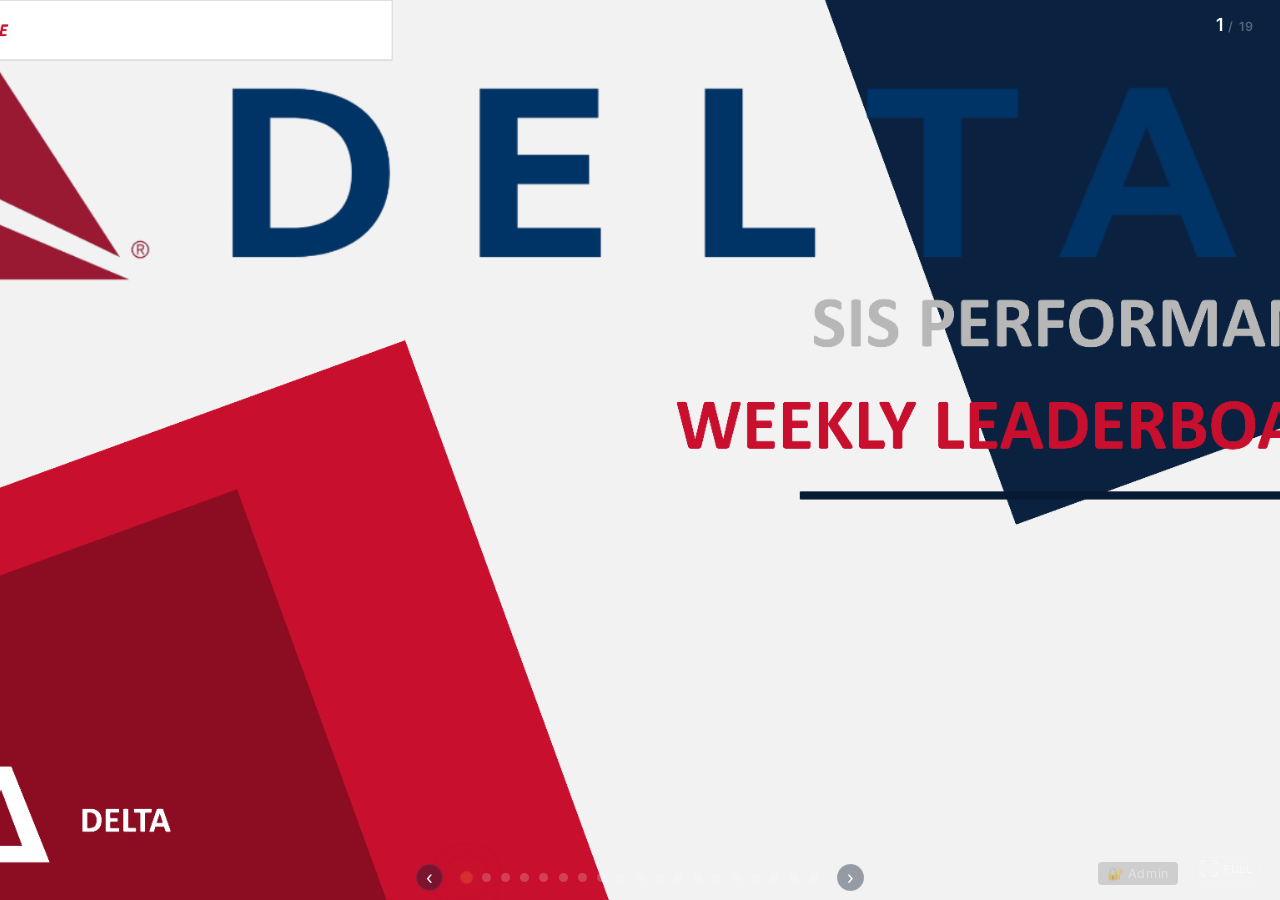
<file: index.html>
<!DOCTYPE html>
<html lang="en">
<head>
  <meta charset="UTF-8" />
  <meta name="viewport" content="width=device-width, initial-scale=1.0" />
  <title>Δ SIS Performance · Delta</title>
  <link href="https://fonts.googleapis.com/css2?family=Inter:wght@300;400;500;600;700;800;900&display=swap" rel="stylesheet" />
  <style>
    /* ===== ORIGINAL CSS – UNCHANGED ===== */
    * { margin: 0; padding: 0; box-sizing: border-box; font-family: 'Inter', 'Segoe UI', Roboto, system-ui, sans-serif; }
    html, body { width: 100%; height: 100%; background: #0b1a33; overflow: hidden; }
    body { display: flex; justify-content: center; align-items: center; padding: 0; }
    .slide-deck { width: 100vw; height: 100vh; background: #0b1a33; overflow: hidden; position: relative; border-radius: 0; }
    .slides-wrapper { position: relative; width: 100%; height: 100%; overflow: hidden; }
    .fullscreen-btn { position: absolute; bottom: 2vh; right: 1.5vw; z-index: 100; background: rgba(255,255,255,0.06); border: 1px solid rgba(255,255,255,0.1); color: rgba(255,255,255,0.5); border-radius: 8px; padding: 0.5vh 0.8vw; font-size: 1.8vh; cursor: pointer; transition: all 0.3s ease; backdrop-filter: blur(8px); display: flex; align-items: center; gap: 0.4vw; font-weight: 500; letter-spacing: 0.05em; }
    .fullscreen-btn:hover { background: rgba(255,255,255,0.12); color: #fff; border-color: rgba(255,255,255,0.2); transform: scale(1.05); }
    .fullscreen-btn .icon { font-size: 2vh; line-height: 1; }
    #adminAccess { position: fixed; bottom: 2vh; right: 8vw; z-index: 100; }
    #adminAccess a { color: rgba(255,255,255,0.4); text-decoration: none; font-size: 1.4vh; font-weight: 400; letter-spacing: 0.05em; font-family: 'Inter', sans-serif; transition: all 0.3s ease; padding: 0.3vh 0.6vw; border-radius: 4px; background: rgba(0,0,0,0.15); backdrop-filter: blur(4px); border: 1px solid rgba(255,255,255,0.04); }
    #adminAccess a:hover { color: #fdb913; background: rgba(0,0,0,0.3); border-color: rgba(255,215,0,0.15); }
    .slide { position: absolute; top: 0; left: 0; width: 100%; height: 100%; opacity: 0; visibility: hidden; transition: opacity 0.8s ease, transform 0.8s ease, visibility 0.8s ease; display: flex; flex-direction: column; transform: scale(0.98); }
    .slide.active { opacity: 1; visibility: visible; position: relative; transform: scale(1); transition: opacity 0.8s ease, transform 0.8s ease, visibility 0.8s ease; }
    #slide0 { background: url('slide-title.webp.jpg') center/cover no-repeat, #0b1a33; }
    #slide1 { background: url('slide-data.webp.jpg') center/cover no-repeat, #0b1a33; }
    #slide2, #slide3 { background: linear-gradient(145deg, #f0f3f8 0%, #e8ecf4 100%); padding: 0; }

    /* ===== SANAS / AWS CONNECT SLIDES ===== */
    #slide4, #slide5, #slide6, #slide7, #slide8, #slide9, #slide10, #slide11, #slide12, #slide13, #slide14 {
      background: #0b1a33;
      padding: 0;
    }
    #slide4  { background: #0b1a33 url('sanas1.jpeg') center/contain no-repeat; }
    #slide5  { background: #0b1a33 url('sanas2.jpeg') center/contain no-repeat; }
    #slide6  { background: #0b1a33 url('sanas3.jpeg') center/contain no-repeat; }
    #slide7  { background: #0b1a33 url('sanas4.jpeg') center/contain no-repeat; }
    #slide8  { background: #0b1a33 url('sanas5.jpeg') center/contain no-repeat; }
    #slide9  { background: #0b1a33 url('sanas6.jpeg') center/contain no-repeat; }
    #slide10 { background: #0b1a33 url('sanas7.jpeg') center/contain no-repeat; }
    #slide11 { background: #0b1a33 url('sanas8.jpeg') center/contain no-repeat; }
    #slide12 { background: #0b1a33 url('sanas9.jpeg') center/contain no-repeat; }
    #slide13 { background: #0b1a33 url('sanas10.jpeg') center/contain no-repeat; }
    #slide14 { background: #0b1a33 url('pioneers.jpeg') center/contain no-repeat; }
    #slide15 { background: #0b1a33 url('sanas12.jpeg') center/contain no-repeat; }
    #slide16 { background: #0b1a33 url('sanas11.jpeg') center/contain no-repeat; }
    #slide17 { background: #0b1a33 url('sanas13.jpeg') center/contain no-repeat; }

    /* ===== YOUTUBE VIDEO SLIDE ===== */
    #slide18 {
      background: #000;
      padding: 0;
      position: relative;
      display: flex;
      align-items: center;
      justify-content: center;
    }
    .video-iframe {
      width: 100%;
      height: 100%;
      border: none;
    }

    .slide-header { background: #0b1a33; backdrop-filter: blur(16px) saturate(180%); -webkit-backdrop-filter: blur(16px) saturate(180%); padding: 0.3vh 2vw; display: flex; justify-content: space-between; align-items: center; flex-wrap: wrap; gap: 0.2vh 1vw; flex-shrink: 0; min-height: 10vh; border-bottom: 2px solid rgba(211,47,47,0.3); position: relative; overflow: hidden; box-shadow: 0 4px 30px rgba(0,0,0,0.3); border-radius: 0 0 12px 12px; margin: 0 0.5vw; }
    .slide-header::before { content: ''; position: absolute; top: 0; left: -150%; width: 300%; height: 100%; background: linear-gradient(90deg, transparent 0%, rgba(255,255,255,0.02) 20%, rgba(255,255,255,0.06) 40%, rgba(255,255,255,0.02) 60%, transparent 100%); animation: shimmerWhite 10s ease-in-out infinite; pointer-events: none; z-index: 0; }
    @keyframes shimmerWhite { 0% { left: -150%; } 100% { left: 150%; } }
    .slide-header::after { content: ''; position: absolute; bottom: -2px; left: 5%; width: 90%; height: 2px; background: linear-gradient(90deg, transparent, #d32f2f, transparent); animation: borderGlowRed 3s ease-in-out infinite; z-index: 1; }
    .slide-header .border-line { position: absolute; bottom: -5px; left: 15%; width: 70%; height: 1px; background: rgba(211,47,47,0.15); z-index: 1; }
    @keyframes borderGlowRed { 0%, 100% { opacity: 0.3; } 50% { opacity: 1; } }
    .slide-header .logo-area { display: flex; align-items: center; gap: 1vw; position: relative; z-index: 2; }
    .slide-header .logo-area img { height: 8vh; width: auto; filter: drop-shadow(0 0 15px rgba(211,47,47,0.3)); animation: logoGlowRed 3s ease-in-out infinite; }
    @keyframes logoGlowRed { 0%, 100% { filter: drop-shadow(0 0 15px rgba(211,47,47,0.3)); } 50% { filter: drop-shadow(0 0 30px rgba(211,47,47,0.5)); } }
    .slide-header .logo-area h1 { font-weight: 300; font-size: 2.6vh; letter-spacing: 0.1em; color: #fff; text-shadow: 0 0 20px rgba(211,47,47,0.1); }
    .slide-header .logo-area h1 span { font-weight: 800; color: #d32f2f; }
    .behavior-tags { display: flex; flex-wrap: wrap; align-items: center; gap: 0.2vh 0.5vw; position: relative; z-index: 2; }
    .behavior-tags .tag { color: #fff; font-size: 1.2vh; font-weight: 600; letter-spacing: 0.05em; text-transform: uppercase; padding: 0.3vh 0.8vw; border-radius: 30px; background: rgba(255,255,255,0.06); border: 1px solid rgba(255,255,255,0.08); transition: all 0.4s cubic-bezier(0.25,0.46,0.45,0.94); opacity: 0; transform: translateY(15px); white-space: nowrap; }
    .behavior-tags .tag.visible { opacity: 1; transform: translateY(0); }
    .behavior-tags .tag:hover { transform: translateY(-2px); background: rgba(211,47,47,0.15); border-color: rgba(211,47,47,0.2); }
    .behavior-tags .divider { color: rgba(255,255,255,0.15); font-weight: 300; font-size: 1.2vh; }
    .behavior-tags .tag.red { color: #fff; background: linear-gradient(135deg, #d32f2f, #b71c1c); border-color: rgba(211,47,47,0.4); box-shadow: 0 0 15px rgba(211,47,47,0.2); font-weight: 700; animation: redPulse 2.5s ease-in-out infinite; }
    .behavior-tags .tag.red:hover { box-shadow: 0 0 30px rgba(211,47,47,0.35); transform: translateY(-2px) scale(1.02); }
    @keyframes redPulse { 0%, 100% { box-shadow: 0 0 15px rgba(211,47,47,0.2); } 50% { box-shadow: 0 0 30px rgba(211,47,47,0.35); } }
    .behavior-tags .tag.coach { color: #fff; background: linear-gradient(135deg, #2a4a7f, #1a3050); border-color: rgba(42,74,127,0.4); box-shadow: 0 0 15px rgba(42,74,127,0.15); }
    .behavior-tags .tag.coach:hover { box-shadow: 0 0 30px rgba(42,74,127,0.25); transform: translateY(-2px) scale(1.02); }
    .slide-counter { position: absolute; top: 1.5vh; right: 2vw; color: rgba(255,255,255,0.3); font-size: 1.4vh; font-weight: 600; letter-spacing: 0.1em; z-index: 5; }
    .slide-counter .current { color: #fff; font-size: 2vh; }
    .table-wrap { flex: 1; overflow: hidden; padding: 0.3vh 1.5vw 0.2vh 1.5vw; background: transparent; display: flex; flex-direction: column; min-height: 0; justify-content: center; height: 100%; position: relative; }
    .table-wrap::before { content: ''; position: absolute; top: 0; left: 0; right: 0; bottom: 0; background: rgba(255,255,255,0.03); backdrop-filter: blur(2px); border-radius: 16px; pointer-events: none; z-index: 0; }
    .slide-title { font-size: 3.5vh; font-weight: 800; color: #0b1a33; text-align: center; padding-bottom: 0.3vh; flex-shrink: 0; letter-spacing: -0.02em; position: relative; z-index: 1; }
    .slide-title::after { content: ''; display: block; width: 60px; height: 3px; background: linear-gradient(90deg, #d32f2f, #d32f2f); margin: 0.15vh auto 0; border-radius: 10px; }
    .slide-title .week-date { font-weight: 800; font-size: 2.4vh; color: #0b1a33; display: inline-block; margin-top: 0.1vh; letter-spacing: 0.05em; background: rgba(255,255,255,0.2); padding: 0.1vh 2vw; border-radius: 30px; margin-left: auto; margin-right: auto; backdrop-filter: blur(4px); }
    .scroll-wrapper { flex: 1; overflow: hidden; position: relative; mask-image: linear-gradient(to bottom, transparent 0%, black 8%, black 92%, transparent 100%); -webkit-mask-image: linear-gradient(to bottom, transparent 0%, black 8%, black 92%, transparent 100%); z-index: 1; }
    .scroll-inner { transition: none; will-change: transform; }
    .table-grid { display: grid; grid-template-columns: 1fr 1fr; gap: 0.8vw 1.5vw; flex: 1; min-height: 0; height: 100%; }
    .table-grid .scroll-wrapper { flex: 1; overflow: hidden; position: relative; mask-image: linear-gradient(to bottom, transparent 0%, black 8%, black 92%, transparent 100%); -webkit-mask-image: linear-gradient(to bottom, transparent 0%, black 8%, black 92%, transparent 100%); }
    .table-grid .scroll-inner { animation: none; }
    .table-wrap th { background: linear-gradient(135deg, #0b1a33 0%, #1a3050 100%); color: #fff; font-weight: 700; padding: 1vh 1vw; text-align: center; border-bottom: 3px solid #d32f2f; font-size: 2vh; text-transform: uppercase; letter-spacing: 0.08em; position: sticky; top: 0; z-index: 10; }
    .table-wrap td { padding: 1.2vh 1vw; border-bottom: 1px solid rgba(237,240,246,0.6); vertical-align: middle; color: #0b1a33; text-align: center; font-size: 2.6vh; font-weight: 500; transition: all 0.3s ease; }
    .table-wrap tr:last-child td { border-bottom: none; }
    .table-wrap .rank-col { width: 10%; color: #6b7f96; font-weight: 600; font-size: 2.4vh; }
    .table-wrap .name-col { font-weight: 500; text-align: left; font-size: 2.4vh; }
    #slide2 .table-grid .score-col { width: 45% !important; min-width: 45% !important; max-width: 45% !important; text-align: right; justify-content: flex-end; white-space: nowrap; overflow: visible !important; }
    #slide3 .table-grid .score-col { width: 55% !important; min-width: 55% !important; max-width: 55% !important; text-align: right !important; justify-content: flex-end !important; white-space: nowrap; padding-right: 0.3vw; overflow: visible !important; }
    .trend-arrow { display: inline-block; font-size: 2vh; font-weight: 300; visibility: hidden; transform: translateX(10px); transition: all 0.4s ease; margin-left: 0.2vw; pointer-events: none; }
    .trend-arrow.visible { visibility: visible; transform: translateX(0); }
    .trend-arrow.up { color: #2ecc71; }
    .trend-arrow.down { color: #d32f2f; }
    .trend-arrow.neutral { visibility: hidden; transform: translateX(0); }
    .table-wrap tr.top1 td { background: linear-gradient(90deg, rgba(27,138,78,0.12), rgba(211,47,47,0.06)); position: relative; border-left: 4px solid #1b8a4e; }
    .table-wrap tr.top1 .rank-col { color: #1b8a4e; font-weight: 900; font-size: 2.8vh; }
    .table-wrap tr.top1 .score-col { color: #1b8a4e; font-size: 3vh; font-weight: 800; }
    .table-wrap tr.top1 td::before { content: ''; position: absolute; top: -2px; left: -2px; right: -2px; bottom: -2px; background: radial-gradient(ellipse at center, rgba(27,138,78,0.2), transparent 70%); z-index: -1; border-radius: 4px; animation: pulseGlowGreen 2.5s ease-in-out infinite; pointer-events: none; }
    @keyframes pulseGlowGreen { 0%, 100% { opacity: 0.4; transform: scale(1); } 50% { opacity: 1; transform: scale(1.02); } }
    .table-wrap tr.amber td { background: linear-gradient(90deg, rgba(230,126,34,0.12), rgba(211,47,47,0.06)); position: relative; border-left: 4px solid #e67e22; }
    .table-wrap tr.amber .rank-col { color: #e67e22; font-weight: 900; font-size: 2.8vh; }
    .table-wrap tr.amber .score-col { color: #e67e22; font-size: 3vh; font-weight: 800; }
    .table-wrap tr.amber td::before { content: ''; position: absolute; top: -2px; left: -2px; right: -2px; bottom: -2px; background: radial-gradient(ellipse at center, rgba(230,126,34,0.2), transparent 70%); z-index: -1; border-radius: 4px; animation: pulseAmber 2.5s ease-in-out infinite; pointer-events: none; }
    @keyframes pulseAmber { 0%, 100% { opacity: 0.4; transform: scale(1); } 50% { opacity: 1; transform: scale(1.02); } }
    .table-wrap .empty-state { padding: 2vh; text-align: center; color: #8a9bb0; background: rgba(255,255,255,0.8); border-radius: 12px; width: 100%; font-size: 2vh; }
    .slide-footer { flex-shrink: 0; min-height: 14vh; background: transparent; border-top: 1px solid rgba(224,229,236,0.15); display: flex; align-items: center; justify-content: center; padding: 0.5vh 2vw 0.3vh; position: relative; overflow: hidden; width: 100%; }
    .footer-animation { width: 100%; height: 100%; display: flex; align-items: center; justify-content: center; position: relative; overflow: hidden; }
    .spray-fill { position: absolute; left: 0; top: 0; width: 0%; height: 100%; background: linear-gradient(90deg, #d32f2f 0%, #0b1a33 50%, #d32f2f 100%); filter: blur(12px) brightness(1.2); opacity: 0.8; animation: sprayWidth 8s ease-in-out infinite; z-index: 1; border-radius: 4px; }
    @keyframes sprayWidth { 0% { width: 0%; opacity: 0; } 10% { opacity: 0.8; } 100% { width: 100%; opacity: 0.8; } }
    .spray-text { font-size: 8vh; font-weight: 900; letter-spacing: 1.2vw; color: #0b1a33; background: linear-gradient(90deg, #d32f2f 0%, #0b1a33 50%, #d32f2f 100%); background-size: 100% 100%; -webkit-background-clip: text; background-clip: text; -webkit-text-fill-color: transparent; font-family: 'Inter', sans-serif; position: relative; z-index: 3; white-space: nowrap; clip-path: inset(0 100% 0 0); animation: textReveal 8s ease-in-out infinite; text-shadow: none; filter: drop-shadow(0 0 20px rgba(211,47,47,0.1)); }
    @keyframes textReveal { 0% { clip-path: inset(0 100% 0 0); } 100% { clip-path: inset(0 0% 0 0); } }
    .plane { position: absolute; top: 50%; transform: translateY(-50%); left: -80px; width: 70px; height: 50px; z-index: 5; animation: flyPlane 8s ease-in-out infinite; filter: drop-shadow(0 0 15px rgba(211,47,47,0.6)); }
    @keyframes flyPlane { 0% { left: -80px; } 50% { left: calc(100% - 40px); } 100% { left: calc(100% + 20px); } }
    .progress-container { position: absolute; bottom: 0; left: 0; right: 0; height: 3px; background: rgba(255,255,255,0.1); z-index: 30; overflow: hidden; }
    .progress-bar { height: 100%; width: 0%; background: #d32f2f; animation: progressPulse 1.5s ease-in-out infinite; border-radius: 0 4px 4px 0; transition: width 0.1s linear; }
    @keyframes progressPulse { 0%, 100% { opacity: 0.6; } 50% { opacity: 1; } }
    .nav-controls { position: absolute; bottom: 1%; left: 0; right: 0; display: flex; justify-content: center; align-items: center; gap: 1.5vw; z-index: 20; pointer-events: none; }
    .nav-controls button, .nav-controls .dot { pointer-events: auto; }
    .arrow { background: rgba(11,26,51,0.4); color: #fff; border: 1px solid rgba(255,255,255,0.08); border-radius: 50%; width: 3vh; height: 3vh; font-size: 2vh; cursor: pointer; transition: all 0.3s ease; backdrop-filter: blur(8px); display: flex; align-items: center; justify-content: center; }
    .arrow:hover { background: #d32f2f; border-color: #d32f2f; transform: scale(1.1); box-shadow: 0 0 30px rgba(211,47,47,0.4); }
    .dots { display: flex; gap: 0.8vw; }
    .dot { width: 1vh; height: 1vh; border-radius: 50%; background: rgba(255,255,255,0.2); border: none; cursor: pointer; transition: all 0.3s ease; padding: 0; }
    .dot.active { background: #d32f2f; transform: scale(1.4); box-shadow: 0 0 20px rgba(211,47,47,0.5); }
    @media (max-aspect-ratio: 16/9) {
      .slide-header .logo-area h1 { font-size: 2vh; }
      .slide-header .logo-area img { height: 6vh; }
      .behavior-tags .tag { font-size: 1vh; }
      .slide-title { font-size: 2.8vh; }
      .slide-title .week-date { font-size: 2vh; }
      .table-wrap td { font-size: 2.2vh; }
      .table-wrap th { font-size: 1.6vh; }
      .fullscreen-btn { font-size: 1.2vh; padding: 0.3vh 0.6vw; }
      .spray-text { font-size: 6vh; letter-spacing: 1vw; }
      .plane { width: 55px; height: 40px; }
      .slide-footer { min-height: 12vh; }
      .trend-arrow { font-size: 1.6vh; }
    }
    @media (max-aspect-ratio: 4/3) {
      .table-grid { grid-template-columns: 1fr; gap: 0.5vh; }
      .spray-text { font-size: 5vh; letter-spacing: 1.5vw; }
      .plane { width: 45px; height: 32px; }
    }
    @media (max-width: 768px) {
      .slide-counter { display: none; }
      .behavior-tags .divider { display: none; }
      .behavior-tags .tag { font-size: 0.7vh; padding: 0.2vh 0.4vw; }
      .slide-header .logo-area h1 { font-size: 1.4vh; }
      .slide-header .logo-area img { height: 4vh; }
      .slide-title .week-date { font-size: 1.6vh; }
      .table-wrap td { font-size: 1.4vh; }
      .table-wrap th { font-size: 1.2vh; }
      .nav-controls { bottom: 0.5%; }
      .arrow { width: 2vh; height: 2vh; font-size: 1.2vh; }
      .dot { width: 0.6vh; height: 0.6vh; }
      .fullscreen-btn { bottom: 1.5vh; right: 1vw; font-size: 1.2vh; padding: 0.3vh 0.5vw; }
      #adminAccess { right: 10vw; bottom: 1.5vh; }
      #adminAccess a { font-size: 1.2vh; padding: 0.2vh 0.5vw; }
      .spray-text { font-size: 4vh; letter-spacing: 2vw; }
      .plane { width: 30px; height: 22px; left: -40px; }
      .slide-footer { min-height: 8vh; }
      .trend-arrow { font-size: 1.2vh; }
    }
  </style>
</head>
<body>

  <div class="slide-deck">
    <div class="slides-wrapper" id="slidesWrapper">
      <button class="fullscreen-btn" id="fullscreenBtn"><span class="icon">⛶</span> FULL</button>

      <div class="slide active" id="slide0" data-index="0" data-slide="1">
        <div class="slide-counter"><span class="current">1</span> / 19</div>
      </div>

      <div class="slide" id="slide1" data-index="1" data-slide="2">
        <div class="slide-counter"><span class="current">2</span> / 19</div>
      </div>

      <div class="slide" id="slide2" data-index="2" data-slide="3">
        <div class="slide-counter"><span class="current">3</span> / 19</div>
        <div class="slide-header">
          <div class="logo-area"><img src="delta-logo-ribbon.png?v=36" alt="Delta" /><h1><span>DELTA</span> · SIS</h1></div>
          <div class="behavior-tags" id="tags1">
            <span class="tag" data-delay="0">GREET ME</span><span class="divider">•</span>
            <span class="tag" data-delay="100">RECOGNIZE ME</span><span class="divider">•</span>
            <span class="tag" data-delay="200">BE KIND TO ME</span><span class="divider">•</span>
            <span class="tag" data-delay="300">INFORM ME</span><span class="divider">•</span>
            <span class="tag red" data-delay="400">CONSISTENTLY EXECUTED</span><span class="divider">•</span>
            <span class="tag coach" data-delay="500">LEADERS AS COACHES</span>
          </div>
          <div class="border-line"></div>
        </div>
        <div class="table-wrap">
          <div class="slide-title">Top Performing Agents – SIS <span class="week-date" id="agentsWeek">Week of Jul 20 – Jul 26, 2026</span></div>
          <div class="table-grid" id="agentTableWrap"><div class="empty-state">Loading agents…</div></div>
        </div>
        <div class="slide-footer"><div class="footer-animation"><div class="spray-fill"></div><svg class="plane" viewBox="0 0 80 50" fill="none" xmlns="http://www.w3.org/2000/svg"><path d="M15 25 L70 20 L80 25 L70 30 L15 25Z" fill="#d32f2f" stroke="#b71c1c" stroke-width="1"/><path d="M45 22 L60 10 L68 15 L52 25 L45 22Z" fill="#ffffff" stroke="#d32f2f" stroke-width="1.5"/><path d="M45 28 L60 40 L68 35 L52 25 L45 28Z" fill="#ffffff" stroke="#d32f2f" stroke-width="1.5"/><path d="M15 25 L5 15 L15 20 L15 25Z" fill="#d32f2f"/><path d="M15 25 L5 35 L15 30 L15 25Z" fill="#d32f2f"/><path d="M15 23 L8 18 L15 22 L15 23Z" fill="#ffffff" stroke="#d32f2f" stroke-width="1"/><path d="M15 27 L8 32 L15 28 L15 27Z" fill="#ffffff" stroke="#d32f2f" stroke-width="1"/><circle cx="78" cy="25" r="3" fill="#fdb913"/><ellipse cx="82" cy="25" rx="8" ry="2" fill="#fdb913" opacity="0.8"/><path d="M65 23 Q72 23 68 27 Q65 27 65 23Z" fill="#0b1a33" opacity="0.6"/></svg><div class="spray-text">DELTA</div></div></div>
        <div class="progress-container"><div class="progress-bar" id="progressBar"></div></div>
      </div>

      <div class="slide" id="slide3" data-index="3" data-slide="4">
        <div class="slide-counter"><span class="current">4</span> / 19</div>
        <div class="slide-header">
          <div class="logo-area"><img src="delta-logo-ribbon.png?v=36" alt="Delta" /><h1><span>DELTA</span> · SIS</h1></div>
          <div class="behavior-tags" id="tags2">
            <span class="tag" data-delay="0">GREET ME</span><span class="divider">•</span>
            <span class="tag" data-delay="100">RECOGNIZE ME</span><span class="divider">•</span>
            <span class="tag" data-delay="200">BE KIND TO ME</span><span class="divider">•</span>
            <span class="tag" data-delay="300">INFORM ME</span><span class="divider">•</span>
            <span class="tag red" data-delay="400">CONSISTENTLY EXECUTED</span><span class="divider">•</span>
            <span class="tag coach" data-delay="500">LEADERS AS COACHES</span>
          </div>
          <div class="border-line"></div>
        </div>
        <div class="table-wrap">
          <div class="slide-title">Top Performing Teams – SIS <span class="week-date" id="teamsWeek">Week of Jul 20 – Jul 26, 2026</span></div>
          <div class="table-grid" id="teamTableWrap"><div class="empty-state">Loading teams…</div></div>
        </div>
        <div class="slide-footer"><div class="footer-animation"><div class="spray-fill"></div><svg class="plane" viewBox="0 0 80 50" fill="none" xmlns="http://www.w3.org/2000/svg"><path d="M15 25 L70 20 L80 25 L70 30 L15 25Z" fill="#d32f2f" stroke="#b71c1c" stroke-width="1"/><path d="M45 22 L60 10 L68 15 L52 25 L45 22Z" fill="#ffffff" stroke="#d32f2f" stroke-width="1.5"/><path d="M45 28 L60 40 L68 35 L52 25 L45 28Z" fill="#ffffff" stroke="#d32f2f" stroke-width="1.5"/><path d="M15 25 L5 15 L15 20 L15 25Z" fill="#d32f2f"/><path d="M15 25 L5 35 L15 30 L15 25Z" fill="#d32f2f"/><path d="M15 23 L8 18 L15 22 L15 23Z" fill="#ffffff" stroke="#d32f2f" stroke-width="1"/><path d="M15 27 L8 32 L15 28 L15 27Z" fill="#ffffff" stroke="#d32f2f" stroke-width="1"/><circle cx="78" cy="25" r="3" fill="#fdb913"/><ellipse cx="82" cy="25" rx="8" ry="2" fill="#fdb913" opacity="0.8"/><path d="M65 23 Q72 23 68 27 Q65 27 65 23Z" fill="#0b1a33" opacity="0.6"/></svg><div class="spray-text">DELTA</div></div></div>
        <div class="progress-container"><div class="progress-bar" id="progressBar2"></div></div>
      </div>

      <!-- ===== SANAS / AWS CONNECT SLIDES ===== -->
      <div class="slide" id="slide4" data-index="4" data-slide="5">
        <div class="slide-counter"><span class="current">5</span> / 19</div>
      </div>

      <div class="slide" id="slide5" data-index="5" data-slide="6">
        <div class="slide-counter"><span class="current">6</span> / 19</div>
      </div>

      <div class="slide" id="slide6" data-index="6" data-slide="7">
        <div class="slide-counter"><span class="current">7</span> / 19</div>
      </div>

      <div class="slide" id="slide7" data-index="7" data-slide="8">
        <div class="slide-counter"><span class="current">8</span> / 19</div>
      </div>

      <div class="slide" id="slide8" data-index="8" data-slide="9">
        <div class="slide-counter"><span class="current">9</span> / 19</div>
      </div>

      <div class="slide" id="slide9" data-index="9" data-slide="10">
        <div class="slide-counter"><span class="current">10</span> / 19</div>
      </div>

      <div class="slide" id="slide10" data-index="10" data-slide="11">
        <div class="slide-counter"><span class="current">11</span> / 19</div>
      </div>

      <div class="slide" id="slide11" data-index="11" data-slide="12">
        <div class="slide-counter"><span class="current">12</span> / 19</div>
      </div>

      <div class="slide" id="slide12" data-index="12" data-slide="13">
        <div class="slide-counter"><span class="current">13</span> / 19</div>
      </div>

      <div class="slide" id="slide13" data-index="13" data-slide="14">
        <div class="slide-counter"><span class="current">14</span> / 19</div>
      </div>

      <div class="slide" id="slide14" data-index="14" data-slide="15">
        <div class="slide-counter"><span class="current">15</span> / 19</div>
      </div>

      <!-- ===== sanas12.jpeg ===== -->
      <div class="slide" id="slide15" data-index="15" data-slide="16">
        <div class="slide-counter"><span class="current">16</span> / 19</div>
      </div>

      <!-- ===== sanas11.jpeg ===== -->
      <div class="slide" id="slide16" data-index="16" data-slide="17">
        <div class="slide-counter"><span class="current">17</span> / 19</div>
      </div>

      <!-- ===== sanas13.jpeg ===== -->
      <div class="slide" id="slide17" data-index="17" data-slide="18">
        <div class="slide-counter"><span class="current">18</span> / 19</div>
      </div>

      <!-- ===== YOUTUBE VIDEO SLIDE ===== -->
      <div class="slide" id="slide18" data-index="18" data-slide="19">
        <div class="slide-counter"><span class="current">19</span> / 19</div>
        <!-- The ID here is crucial for the JS to force reload it -->
        <iframe id="youtube-player" class="video-iframe" 
                src="https://www.youtube.com/embed/OFapIEPFjLw?autoplay=1&mute=1&controls=0&rel=0&playsinline=1" 
                title="Video Player" 
                frameborder="0" 
                allow="accelerometer; autoplay; clipboard-write; encrypted-media; gyroscope; picture-in-picture" 
                allowfullscreen>
        </iframe>
      </div>

      <div class="nav-controls">
        <button class="arrow" id="prevSlide">‹</button>
        <div class="dots" id="dotsContainer"></div>
        <button class="arrow" id="nextSlide">›</button>
      </div>
    </div>
  </div>

  <div id="adminAccess"><a href="#" id="adminLink">🔐 Admin</a></div>

  <script>
    // =============================================
    // ADMIN ACCESS
    // =============================================
    (function() {
      const adminLink = document.getElementById('adminLink');
      const ADMIN_PASSWORD = 'delta2026';
      adminLink.addEventListener('click', function(e) {
        e.preventDefault();
        const entered = prompt('Enter admin password:');
        if (entered === ADMIN_PASSWORD) { window.open('admin.html', '_blank'); }
        else if (entered !== null) { alert('Incorrect password. Access denied.'); }
      });
      document.addEventListener('keydown', function(e) {
        if (e.ctrlKey && e.shiftKey && (e.key === 'a' || e.key === 'A')) {
          e.preventDefault();
          const entered = prompt('Enter admin password:');
          if (entered === ADMIN_PASSWORD) { window.open('admin.html', '_blank'); }
          else if (entered !== null) { alert('Incorrect password. Access denied.'); }
        }
      });
    })();

    // =============================================
    // FULLSCREEN TOGGLE
    // =============================================
    (function() {
      const btn = document.getElementById('fullscreenBtn');
      if (!btn) return;
      btn.addEventListener('click', function() {
        if (!document.fullscreenElement) {
          document.documentElement.requestFullscreen?.() || document.documentElement.webkitRequestFullscreen?.() || document.documentElement.msRequestFullscreen?.();
          btn.innerHTML = '<span class="icon">⛶</span> EXIT';
        } else {
          document.exitFullscreen?.() || document.webkitExitFullscreen?.() || document.msExitFullscreen?.();
          btn.innerHTML = '<span class="icon">⛶</span> FULL';
        }
      });
      document.addEventListener('fullscreenchange', function() {
        if (document.fullscreenElement) { btn.innerHTML = '<span class="icon">⛶</span> EXIT'; }
        else { btn.innerHTML = '<span class="icon">⛶</span> FULL'; }
      });
    })();

    // =============================================
    // STAGGERED TAG ENTRANCE
    // =============================================
    (function() {
      function animateTags(tagsContainer) {
        const tags = tagsContainer.querySelectorAll('.tag');
        tags.forEach((tag) => {
          const delay = parseInt(tag.dataset.delay) || 0;
          setTimeout(() => { tag.classList.add('visible'); }, delay + 300);
        });
      }
      const tags1 = document.getElementById('tags1');
      const tags2 = document.getElementById('tags2');
      if (tags1) animateTags(tags1);
      if (tags2) animateTags(tags2);
      const observer = new MutationObserver(() => {
        document.querySelectorAll('.slide.active .behavior-tags').forEach((tags) => {
          tags.querySelectorAll('.tag').forEach((tag) => { tag.classList.remove('visible'); });
          setTimeout(() => { animateTags(tags); }, 300);
        });
      });
      document.querySelectorAll('.slide').forEach((slide) => {
        observer.observe(slide, { attributes: true, attributeFilter: ['class'] });
      });
    })();

    // =============================================
    // SLIDESHOW ENGINE – DYNAMIC DURATION + JS SCROLL
    // =============================================
    (function() {
      const slides = document.querySelectorAll('.slide');
      const dotsContainer = document.getElementById('dotsContainer');
      const progressBars = document.querySelectorAll('.progress-bar');
      const wrapper = document.getElementById('slidesWrapper');
      const youtubePlayer = document.getElementById('youtube-player');

      // ── Timing constants ──
      const AGENTS_TIME_PER_ROW = 0.6;
      const TEAMS_TIME_PER_ROW  = 0.8;
      const AGENTS_MIN_DISPLAY  = 40;
      const TEAMS_MIN_DISPLAY   = 45;
      const MAX_DISPLAY         = 120;

      // SANAS slide durations (ms) — indexes 4–18
      // Index 15 (sanas12 image) = 10,000 ms
      // Index 16 (sanas11 image) = 10,000 ms
      // Index 17 (sanas13 image) = 10,000 ms
      // Index 18 (Video) = 52,000 ms
      const SANAS_DURATIONS = { 4: 10000, 5: 10000, 6: 12000, 7: 10000, 8: 10000, 9: 10000, 10: 10000, 11: 10000, 12: 10000, 13: 10000, 14: 10000, 15: 10000, 16: 10000, 17: 10000, 18: 52000 };

      let currentIndex = 0;
      let timer = null;
      let progressInterval = null;
      let isTransitioning = false;
      let isPaused = false;

      let slideDuration = 5500;
      let elapsedTime = 0;

      let scrollAnimFrames = [];
      let slideAnimInitialized = new Array(slides.length).fill(false);

      function getSlideDuration(slide) {
        const idx = parseInt(slide.dataset.index);
        if (!isNaN(idx) && SANAS_DURATIONS[idx]) return SANAS_DURATIONS[idx];
        const custom = parseInt(slide.dataset.duration);
        if (!isNaN(custom) && custom > 0) return custom;
        return 5500;
      }

      function startProgressBar(duration, startPercent = 0) {
        if (progressInterval) clearInterval(progressInterval);
        const startTime = Date.now();
        progressBars.forEach(bar => { bar.style.width = startPercent + '%'; });
        progressInterval = setInterval(() => {
          const now = Date.now();
          const elapsed = now - startTime;
          const additionalProgress = (elapsed / duration) * 100;
          const totalProgress = Math.min(startPercent + additionalProgress, 100);
          progressBars.forEach(bar => { bar.style.width = totalProgress + '%'; });
          if (totalProgress >= 100) {
            clearInterval(progressInterval);
            progressInterval = null;
          }
        }, 50);
      }

      function stopProgressBar() {
        if (progressInterval) { clearInterval(progressInterval); progressInterval = null; }
        if (progressBars.length > 0) {
          const currentWidth = parseFloat(progressBars[0].style.width) || 0;
          elapsedTime = (currentWidth / 100) * slideDuration;
        }
      }

      function clearSlideshowTimer() {
        if (timer) { clearTimeout(timer); timer = null; }
        stopProgressBar();
      }

      function startSlideshowTimer(duration = null, startFromElapsed = null) {
        clearSlideshowTimer();
        if (duration !== null) slideDuration = duration;
        if (startFromElapsed !== null) elapsedTime = startFromElapsed;
        else elapsedTime = 0;

        const remaining = slideDuration - elapsedTime;
        if (remaining <= 0) { nextSlide(); return; }

        startProgressBar(slideDuration, (elapsedTime / slideDuration) * 100);
        timer = setTimeout(() => { if (!isPaused) nextSlide(); }, remaining);
      }

      function pauseSlideshow() {
        if (isPaused) return;
        isPaused = true;
        clearSlideshowTimer();
        scrollAnimFrames.forEach(id => cancelAnimationFrame(id));
        scrollAnimFrames = [];
      }

      function resumeSlideshow() {
        if (!isPaused) return;
        isPaused = false;
        startSlideshowTimer(slideDuration, elapsedTime);
        if (slides[currentIndex]) startInfiniteScroll(slides[currentIndex]);
      }

      function goToSlide(index) {
        if (isTransitioning || index === currentIndex) return;
        if (index < 0) index = slides.length - 1;
        if (index >= slides.length) index = 0;

        isTransitioning = true;
        clearSlideshowTimer();
        cancelAllScrollAnimations();

        slides[currentIndex].classList.remove('active');
        dots[currentIndex].classList.remove('active');

        currentIndex = index;
        slides[currentIndex].classList.add('active');
        dots[currentIndex].classList.add('active');

        if (!slideAnimInitialized[currentIndex]) {
          resetEntranceAnimations(currentIndex);
        } else {
          startInfiniteScroll(slides[currentIndex]);
        }

        startSlideshowTimer(getSlideDuration(slides[currentIndex]));
        isPaused = false;
        setTimeout(() => { isTransitioning = false; }, 800);

        // === FORCE YOUTUBE VIDEO TO RESTART ===
        if (currentIndex === 18) {
          // Hack to force YouTube iframe to reload and autoplay from 0
          const baseUrl = "https://www.youtube.com/embed/OFapIEPFjLw?autoplay=1&mute=1&controls=0&rel=0&playsinline=1";
          youtubePlayer.src = baseUrl + "&t=" + new Date().getTime();
        }
      }

      function nextSlide() { goToSlide(currentIndex + 1); }
      function prevSlide() { goToSlide(currentIndex - 1); }

      window.nextSlide = nextSlide;
      window.prevSlide = prevSlide;
      window.goToSlide = goToSlide;
      window.getCurrentIndex = () => currentIndex;
      window.pauseSlideshow = pauseSlideshow;
      window.resumeSlideshow = resumeSlideshow;

      function cancelAllScrollAnimations() {
        scrollAnimFrames.forEach(id => cancelAnimationFrame(id));
        scrollAnimFrames = [];
      }

      function startInfiniteScroll(slide) {
        cancelAllScrollAnimations();
        const durationMs = parseFloat(slide.dataset.duration) || 5500;
        const wrappers = slide.querySelectorAll('.table-grid .scroll-wrapper');
        wrappers.forEach(wrapper => {
          const inner = wrapper.querySelector('.scroll-inner');
          if (!inner) return;
          const contentHeight = inner.scrollHeight;
          const half = contentHeight / 2;
          if (half <= 0) return;

          wrapper.scrollTop = 0;
          const pixelsPerMs = half / durationMs;
          let lastTime = performance.now();

          function step(now) {
            if (isPaused) return;
            const dt = now - lastTime;
            lastTime = now;
            wrapper.scrollTop += pixelsPerMs * dt;
            if (wrapper.scrollTop >= half) wrapper.scrollTop -= half;
            const frameId = requestAnimationFrame(step);
            scrollAnimFrames.push(frameId);
          }
          const frameId = requestAnimationFrame(step);
          scrollAnimFrames.push(frameId);
        });
      }

      function resetEntranceAnimations(index) {
        const activeSlide = slides[index];
        if (index < 2 || index > 3) {
          slideAnimInitialized[index] = true;
          return;
        }

        const rows = activeSlide.querySelectorAll('tbody tr');
        rows.forEach((row) => {
          row.style.opacity = '0';
          row.style.transform = 'translateY(10px)';
          const scoreCell = row.querySelector('.score-col');
          if (scoreCell && !row.dataset.targetScore) {
            row.dataset.targetScore = scoreCell.textContent.trim();
          }
        });
        rows.forEach((row, i) => {
          setTimeout(() => {
            row.style.transition = 'opacity 0.6s ease, transform 0.6s ease';
            row.style.opacity = '1';
            row.style.transform = 'translateY(0)';
            const scoreCell = row.querySelector('.score-col');
            if (scoreCell && row.dataset.targetScore) animateCounter(scoreCell, row.dataset.targetScore);
            const arrow = row.querySelector('.trend-arrow');
            if (arrow) setTimeout(() => { arrow.classList.add('visible'); }, 300 + (i * 80));
          }, 120 + (i * 80));
        });
        slideAnimInitialized[index] = true;
        startInfiniteScroll(activeSlide);
      }

      function animateCounter(element, target) {
        const targetValue = parseFloat(target);
        if (isNaN(targetValue)) return;
        const suffix = target.includes('%') ? '%' : '';
        const duration = 1200;
        const startTime = performance.now();
        function updateCounter(currentTime) {
          const elapsed = currentTime - startTime;
          const progress = Math.min(elapsed / duration, 1);
          const eased = 1 - Math.pow(1 - progress, 3);
          const currentValue = eased * targetValue;
          element.textContent = currentValue.toFixed(2) + suffix;
          if (progress < 1) requestAnimationFrame(updateCounter);
          else element.textContent = target;
        }
        requestAnimationFrame(updateCounter);
      }

      // Dots and buttons
      slides.forEach((_, i) => {
        const dot = document.createElement('button');
        dot.className = 'dot' + (i === 0 ? ' active' : '');
        dot.dataset.index = i;
        dot.addEventListener('click', () => goToSlide(i));
        dotsContainer.appendChild(dot);
      });
      const dots = dotsContainer.querySelectorAll('.dot');

      document.getElementById('nextSlide').addEventListener('click', nextSlide);
      document.getElementById('prevSlide').addEventListener('click', prevSlide);

      // === HOVER PAUSE REMOVED HERE SO IT NEVER GETS STUCK ON THE VIDEO ===
      
      document.addEventListener('keydown', (e) => {
        if (e.key === 'ArrowRight') nextSlide();
        if (e.key === 'ArrowLeft') prevSlide();
        if (e.key === ' ' || e.code === 'Space') {
          e.preventDefault();
          if (isPaused) resumeSlideshow(); else pauseSlideshow();
        }
        if (e.key === 'f' || e.key === 'F') {
          const btn = document.getElementById('fullscreenBtn');
          if (btn) btn.click();
        }
      });

      document.addEventListener('visibilitychange', () => {
        if (document.hidden) pauseSlideshow(); else resumeSlideshow();
      });

      // =============================================
      // DATA RENDERING
      // =============================================
      const TARGET_THRESHOLD = 86.30;

      function buildTrendArrow(currentVal, previousVal) {
        if (previousVal === undefined || previousVal === null) return `<span class="trend-arrow neutral"></span>`;
        const diff = currentVal - previousVal;
        if (diff > 0.01) return `<span class="trend-arrow up visible">↑</span>`;
        if (diff < -0.01) return `<span class="trend-arrow down visible">↓</span>`;
        return `<span class="trend-arrow neutral"></span>`;
      }

      function autoRank(items) {
        const sorted = [...items].sort((a, b) => parseFloat(b.score) - parseFloat(a.score));
        return sorted.map((item, index) => ({ ...item, rank: index + 1 }));
      }

      function formatScore(score) {
        const num = parseFloat(score);
        if (isNaN(num)) return '–';
        return num.toFixed(2) + '%';
      }

      function renderAgents(containerId, items, previousData) {
        const container = document.getElementById(containerId);
        if (!items || items.length === 0) {
          container.innerHTML = `<div class="empty-state">No data available.</div>`;
          return;
        }
        const validItems = items.filter(item => !isNaN(parseFloat(item.score)));
        if (validItems.length === 0) {
          container.innerHTML = `<div class="empty-state">No valid agent data.</div>`;
          return;
        }
        const ranked = autoRank(validItems);
        const half = Math.ceil(ranked.length / 2);
        const left = ranked.slice(0, half);
        const right = ranked.slice(half);

        function buildTable(dataArray) {
          const doubled = [...dataArray, ...dataArray];
          let html = `<table><thead><tr><th class="rank-col">RANK</th><th class="name-col">AGENT NAME</th><th class="score-col">SIS</th></tr></thead><tbody>`;
          doubled.forEach(item => {
            const scoreVal = parseFloat(item.score);
            let rowClass = (scoreVal >= TARGET_THRESHOLD) ? 'top1' : 'amber';
            let prevScore = undefined;
            if (previousData && previousData.agents) {
              const prevItem = previousData.agents.find(a => a.name === item.name);
              if (prevItem) prevScore = parseFloat(prevItem.score);
            }
            const arrowHtml = buildTrendArrow(scoreVal, prevScore);
            const formattedScore = formatScore(item.score);
            html += `<tr class="${rowClass}">
              <td class="rank-col">${item.rank}</td>
              <td class="name-col">${item.name}</td>
              <td class="score-col">${formattedScore} ${arrowHtml}</td>
            </tr>`;
          });
          html += `</tbody></table>`;
          return html;
        }

        container.innerHTML = `
          <div class="scroll-wrapper" style="overflow:hidden; height:100%;">
            <div class="scroll-inner">${buildTable(left)}</div>
          </div>
          <div class="scroll-wrapper" style="overflow:hidden; height:100%;">
            <div class="scroll-inner">${buildTable(right)}</div>
          </div>
        `;

        const rowCount = left.length;
        let computedDurationSec = rowCount * AGENTS_TIME_PER_ROW;
        computedDurationSec = Math.max(AGENTS_MIN_DISPLAY, computedDurationSec);
        computedDurationSec = Math.min(MAX_DISPLAY, computedDurationSec);

        const agentsSlide = document.getElementById('slide2');
        if (agentsSlide) {
          agentsSlide.dataset.duration = (computedDurationSec * 1000).toString();
          if (currentIndex === 2 && !isTransitioning) {
            clearSlideshowTimer();
            slideAnimInitialized[2] = false;
            resetEntranceAnimations(2);
            startSlideshowTimer(computedDurationSec * 1000);
          }
        }
      }

      function renderTeams(containerId, items, previousData) {
        const container = document.getElementById(containerId);
        if (!items || items.length === 0) {
          container.innerHTML = `<div class="empty-state">No data available.</div>`;
          return;
        }
        const validItems = items.filter(item => !isNaN(parseFloat(item.score)));
        if (validItems.length === 0) {
          container.innerHTML = `<div class="empty-state">No valid team data.</div>`;
          return;
        }
        const ranked = autoRank(validItems);
        const firstCol = ranked.slice(0, 10);
        const secondCol = ranked.slice(10);

        function buildTable(dataArray) {
          const doubled = [...dataArray, ...dataArray];
          let html = `<table><thead><tr><th>#</th><th class="name-col">TEAM LEADER</th><th class="score-col">SIS</th></tr></thead><tbody>`;
          doubled.forEach(item => {
            const scoreVal = parseFloat(item.score);
            let rowClass = (scoreVal >= TARGET_THRESHOLD) ? 'top1' : 'amber';
            let prevScore = undefined;
            if (previousData && previousData.teams) {
              const prevItem = previousData.teams.find(t => t.name === item.name);
              if (prevItem) prevScore = parseFloat(prevItem.score);
            }
            const arrowHtml = buildTrendArrow(scoreVal, prevScore);
            const formattedScore = formatScore(item.score);
            html += `<tr class="${rowClass}"><td class="rank-col">${item.rank}</td><td class="name-col">${item.name}</td><td class="score-col">${formattedScore} ${arrowHtml}</td></tr>`;
          });
          html += `</tbody></table>`;
          return html;
        }

        container.innerHTML = `
          <div class="scroll-wrapper" style="overflow:hidden; height:100%;">
            <div class="scroll-inner">${buildTable(firstCol)}</div>
          </div>
          <div class="scroll-wrapper" style="overflow:hidden; height:100%;">
            <div class="scroll-inner">${buildTable(secondCol)}</div>
          </div>
        `;

        const rowCount = firstCol.length;
        let computedDurationSec = rowCount * TEAMS_TIME_PER_ROW;
        computedDurationSec = Math.max(TEAMS_MIN_DISPLAY, computedDurationSec);
        computedDurationSec = Math.min(MAX_DISPLAY, computedDurationSec);

        const teamsSlide = document.getElementById('slide3');
        if (teamsSlide) {
          teamsSlide.dataset.duration = (computedDurationSec * 1000).toString();
          if (currentIndex === 3 && !isTransitioning) {
            clearSlideshowTimer();
            slideAnimInitialized[3] = false;
            resetEntranceAnimations(3);
            startSlideshowTimer(computedDurationSec * 1000);
          }
        }
      }

      function storeSnapshot(data) {
        try { localStorage.setItem('deltaPreviousData', JSON.stringify(data)); } catch (_) {}
      }
      function getPreviousData() {
        try { const raw = localStorage.getItem('deltaPreviousData'); if (raw) return JSON.parse(raw); } catch (_) {}
        return null;
      }

      let lastDataHash = '';

      async function loadData() {
        try {
          const res = await fetch('data.json?' + Date.now());
          if (!res.ok) throw new Error('Failed to fetch');
          const data = await res.json();
          const weekText = data.week || 'Week of Jul 20 – Jul 26, 2026';
          document.getElementById('agentsWeek').textContent = weekText;
          document.getElementById('teamsWeek').textContent = weekText;

          const newHash = JSON.stringify(data);
          if (newHash === lastDataHash) return;
          lastDataHash = newHash;

          const prevData = getPreviousData();
          renderAgents('agentTableWrap', data.agents, prevData);
          renderTeams('teamTableWrap', data.teams, prevData);
          storeSnapshot(data);

          if (!timer && !isPaused && slides[currentIndex].classList.contains('active')) {
            startSlideshowTimer(getSlideDuration(slides[currentIndex]));
          }
        } catch (e) {
          document.getElementById('teamTableWrap').innerHTML = '<div class="empty-state">⚠️ Could not load data.</div>';
          document.getElementById('agentTableWrap').innerHTML = '<div class="empty-state">⚠️ Could not load data.</div>';
        }
      }

      loadData();
      setInterval(loadData, 60000);

    })();

    // =============================================
    // REMOTE CONTROL POLLING
    // =============================================
    (function() {
      let lastExecutedCommand = '';
      const POLL_INTERVAL = 2000;

      async function pollCommand() {
        try {
          const res = await fetch('command.txt?' + Date.now());
          if (!res.ok) return;
          const command = await res.text();
          const trimmed = command.trim();
          if (!trimmed || trimmed === 'none' || trimmed === lastExecutedCommand) return;
          lastExecutedCommand = trimmed;
          console.log('📡 Remote command received:', trimmed);

          if (trimmed === 'next') { if (window.nextSlide) window.nextSlide(); }
          else if (trimmed === 'prev') { if (window.prevSlide) window.prevSlide(); }
          else if (trimmed.startsWith('slide:')) {
            const index = parseInt(trimmed.split(':')[1]);
            if (!isNaN(index) && window.goToSlide) window.goToSlide(index);
          } else if (trimmed === 'fullscreen') {
            const btn = document.getElementById('fullscreenBtn');
            if (btn) btn.click();
          } else if (trimmed === 'refresh') { window.location.reload(); }
          else if (trimmed === 'play') { if (window.resumeSlideshow) window.resumeSlideshow(); }
          else if (trimmed === 'pause') { if (window.pauseSlideshow) window.pauseSlideshow(); }
        } catch (e) { /* silent */ }
      }

      setInterval(pollCommand, POLL_INTERVAL);
      setTimeout(pollCommand, 500);
      console.log('📡 Remote polling started (command.txt)');
    })();
  </script>
</body>
</html>
</file>
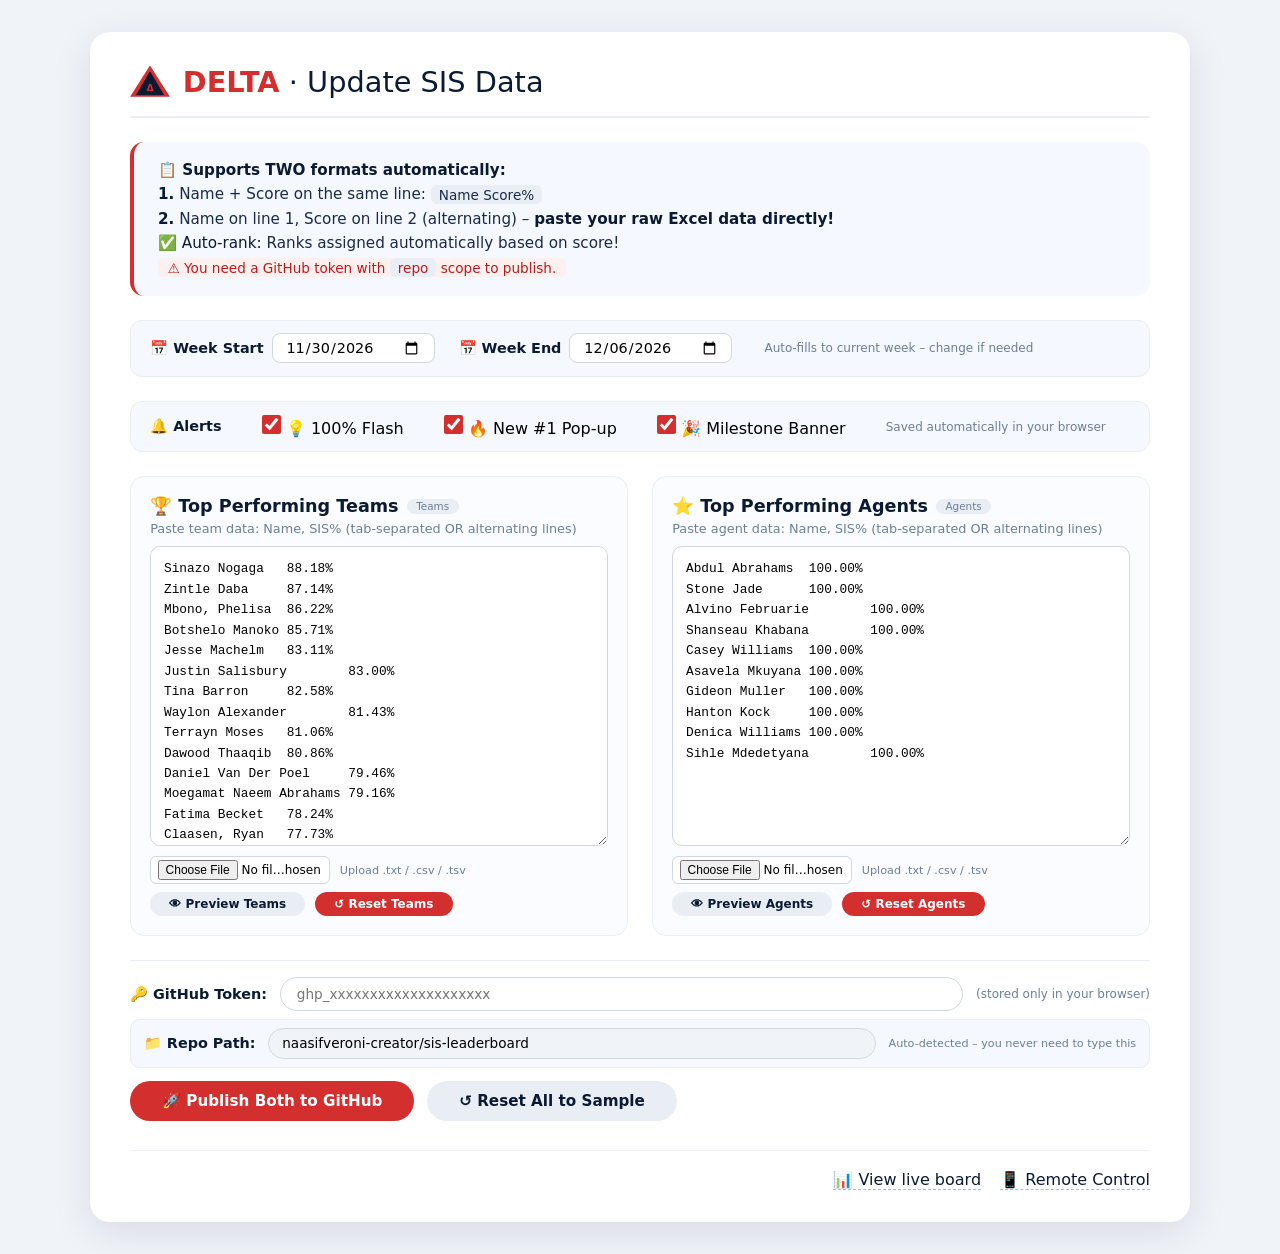
<file: admin.html>
<!DOCTYPE html>
<html lang="en">
<head>
  <meta charset="UTF-8" />
  <meta name="viewport" content="width=device-width, initial-scale=1.0" />
  <title>Δ Update SIS Data</title>
  <style>
    * {
      margin: 0;
      padding: 0;
      box-sizing: border-box;
      font-family: 'Segoe UI', Roboto, system-ui, sans-serif;
    }

    body {
      background: #f0f3f8;
      padding: 2rem;
      display: flex;
      justify-content: center;
    }

    .admin-box {
      max-width: 1100px;
      width: 100%;
      background: #fff;
      border-radius: 20px;
      box-shadow: 0 10px 40px rgba(11, 26, 51, 0.10);
      padding: 2rem 2.5rem;
    }

    .header-mini {
      display: flex;
      align-items: center;
      gap: 0.8rem;
      border-bottom: 2px solid #e9edf4;
      padding-bottom: 1rem;
      margin-bottom: 1.5rem;
    }

    .header-mini svg {
      height: 36px;
    }

    .header-mini h1 {
      font-weight: 300;
      color: #0b1a33;
      font-size: 1.8rem;
    }

    .header-mini h1 span {
      font-weight: 700;
      color: #d32f2f;
    }

    .info-box {
      background: #f5f8fe;
      padding: 1rem 1.5rem;
      border-radius: 14px;
      margin-bottom: 1.5rem;
      border-left: 4px solid #d32f2f;
      font-size: 0.95rem;
      color: #1a2a4a;
      line-height: 1.6;
    }

    .info-box strong {
      color: #0b1a33;
    }

    .info-box code {
      background: #e9edf4;
      padding: 0.1rem 0.5rem;
      border-radius: 6px;
      font-size: 0.85rem;
    }

    .info-box .warning {
      background: #fef0ee;
      padding: 0.1rem 0.6rem;
      border-radius: 6px;
      font-size: 0.85rem;
      color: #b71c1c;
    }

    .date-section {
      display: flex;
      flex-wrap: wrap;
      gap: 1.5rem;
      align-items: center;
      padding: 0.8rem 1.2rem;
      background: #f5f8fe;
      border-radius: 12px;
      border: 1px solid #e9edf4;
      margin-bottom: 1.5rem;
    }

    .date-section label {
      font-weight: 600;
      color: #0b1a33;
      font-size: 0.9rem;
      display: flex;
      align-items: center;
      gap: 0.5rem;
    }

    .date-section input[type="date"] {
      padding: 0.3rem 0.8rem;
      border: 1px solid #d0d7e2;
      border-radius: 8px;
      font-size: 0.9rem;
      background: #fff;
    }

    .date-section .date-hint {
      font-size: 0.75rem;
      color: #6b7f96;
      margin-left: 0.5rem;
    }

    .alert-section {
      display: flex;
      flex-wrap: wrap;
      gap: 1.5rem 2.5rem;
      align-items: center;
      padding: 0.8rem 1.2rem;
      background: #f5f8fe;
      border-radius: 12px;
      border: 1px solid #e9edf4;
      margin-bottom: 1.5rem;
    }

    .alert-section .alert-label {
      font-weight: 600;
      color: #0b1a33;
      font-size: 0.9rem;
      display: flex;
      align-items: center;
      gap: 0.5rem;
    }

    .alert-section input[type="checkbox"] {
      width: 1.2rem;
      height: 1.2rem;
      accent-color: #d32f2f;
      cursor: pointer;
    }

    .alert-section .alert-hint {
      font-size: 0.75rem;
      color: #6b7f96;
    }

    .portal-grid {
      display: grid;
      grid-template-columns: 1fr 1fr;
      gap: 1.5rem;
      margin-bottom: 1.5rem;
    }

    .portal {
      background: #fafcff;
      border: 1px solid #e9edf4;
      border-radius: 14px;
      padding: 1.2rem;
    }

    .portal-title {
      font-weight: 700;
      font-size: 1.1rem;
      color: #0b1a33;
      margin-bottom: 0.3rem;
      display: flex;
      align-items: center;
      gap: 0.5rem;
      flex-wrap: wrap;
    }

    .portal-title .badge {
      font-size: 0.65rem;
      background: #e9edf4;
      padding: 0.1rem 0.6rem;
      border-radius: 20px;
      color: #6b7f96;
      font-weight: 500;
    }

    .portal-sub {
      font-size: 0.8rem;
      color: #6b7f96;
      margin-bottom: 0.6rem;
    }

    .portal textarea {
      width: 100%;
      height: 300px;
      padding: 0.8rem;
      border: 1px solid #d0d7e2;
      border-radius: 10px;
      font-family: 'Courier New', monospace;
      font-size: 0.8rem;
      line-height: 1.6;
      resize: vertical;
      background: #fff;
    }

    .portal textarea:focus {
      border-color: #0b1a33;
      box-shadow: 0 0 0 3px rgba(11, 26, 51, 0.06);
      outline: none;
    }

    .file-upload-row {
      display: flex;
      gap: 0.6rem;
      margin-top: 0.4rem;
      align-items: center;
      flex-wrap: wrap;
    }

    .file-upload-row input[type="file"] {
      font-size: 0.75rem;
      padding: 0.2rem 0.4rem;
      background: #fff;
      border: 1px solid #d0d7e2;
      border-radius: 6px;
      max-width: 180px;
    }

    .file-upload-row .file-hint {
      font-size: 0.7rem;
      color: #6b7f96;
    }

    .portal-actions {
      display: flex;
      gap: 0.6rem;
      margin-top: 0.5rem;
      flex-wrap: wrap;
    }

    .portal-actions .btn-sm {
      background: #e9edf4;
      color: #0b1a33;
      border: none;
      padding: 0.3rem 1.2rem;
      border-radius: 30px;
      font-weight: 600;
      font-size: 0.75rem;
      cursor: pointer;
      transition: 0.2s;
    }

    .portal-actions .btn-sm:hover {
      background: #d5dce8;
    }

    .portal-actions .btn-sm.green {
      background: #d32f2f;
      color: #fff;
    }

    .portal-actions .btn-sm.green:hover {
      background: #b71c1c;
    }

    .portal-status {
      font-size: 0.8rem;
      margin-top: 0.4rem;
      padding: 0.3rem 0.6rem;
      border-radius: 6px;
      display: none;
    }

    .portal-status.success {
      background: #e1f5e8;
      color: #1a5a3a;
      display: block;
    }

    .portal-status.error {
      background: #fde8e8;
      color: #a13a3a;
      display: block;
    }

    .token-section {
      margin: 1.5rem 0 1rem;
      padding-top: 1rem;
      border-top: 1px solid #e9edf4;
    }

    .token-input {
      display: flex;
      flex-wrap: wrap;
      gap: 0.8rem;
      align-items: center;
    }

    .token-input label {
      font-weight: 600;
      color: #0b1a33;
      font-size: 0.9rem;
    }

    .token-input input {
      flex: 1;
      min-width: 200px;
      padding: 0.5rem 1rem;
      border: 1px solid #d0d7e2;
      border-radius: 30px;
      font-size: 0.85rem;
    }

    .repo-input {
      display: flex;
      flex-wrap: wrap;
      gap: 0.8rem;
      align-items: center;
      margin-top: 0.5rem;
      padding: 0.5rem 0.8rem;
      background: #f5f8fe;
      border-radius: 10px;
      border: 1px solid #e9edf4;
    }

    .repo-input label {
      font-weight: 600;
      color: #0b1a33;
      font-size: 0.9rem;
    }

    .repo-input input {
      flex: 1;
      min-width: 200px;
      padding: 0.4rem 0.8rem;
      border: 1px solid #d0d7e2;
      border-radius: 30px;
      font-size: 0.85rem;
      background: #fff;
      cursor: default;
      background: #f0f3f8;
    }

    .repo-input .hint {
      font-size: 0.7rem;
      color: #6b7f96;
    }

    .publish-actions {
      display: flex;
      flex-wrap: wrap;
      gap: 0.8rem;
      margin-top: 0.8rem;
    }

    .btn {
      background: #0b1a33;
      color: #fff;
      border: none;
      padding: 0.7rem 2rem;
      border-radius: 40px;
      font-weight: 600;
      font-size: 0.95rem;
      cursor: pointer;
      transition: 0.2s;
      display: inline-flex;
      align-items: center;
      gap: 0.5rem;
    }

    .btn:hover {
      background: #1a3050;
    }

    .btn.red {
      background: #d32f2f;
      color: #fff;
    }

    .btn.red:hover {
      background: #b71c1c;
    }

    .btn.secondary {
      background: #e9edf4;
      color: #0b1a33;
    }

    .btn.secondary:hover {
      background: #d5dce8;
    }

    #status {
      margin-top: 1rem;
      padding: 0.8rem 1.2rem;
      border-radius: 12px;
      display: none;
      font-weight: 500;
    }

    #status.success {
      background: #e1f5e8;
      color: #1a5a3a;
      display: block;
    }

    #status.error {
      background: #fde8e8;
      color: #a13a3a;
      display: block;
    }

    .preview-link {
      margin-top: 1.8rem;
      text-align: right;
      border-top: 1px solid #edf0f6;
      padding-top: 1.2rem;
      display: flex;
      justify-content: flex-end;
      gap: 1.2rem;
      flex-wrap: wrap;
    }

    .preview-link a {
      color: #0b1a33;
      text-decoration: none;
      font-weight: 500;
      border-bottom: 1px dashed #b0bcca;
    }

    .preview-link a:hover {
      border-bottom-color: #0b1a33;
    }

    @media (max-width: 800px) {
      .portal-grid {
        grid-template-columns: 1fr;
      }
      .date-section {
        flex-direction: column;
        align-items: stretch;
      }
      .alert-section {
        flex-direction: column;
        align-items: stretch;
        gap: 0.5rem;
      }
    }

    @media (max-width: 600px) {
      .admin-box {
        padding: 1.2rem;
      }
      .header-mini h1 {
        font-size: 1.3rem;
      }
      .portal textarea {
        height: 150px;
      }
      .preview-link {
        flex-direction: column;
        align-items: flex-end;
        gap: 0.5rem;
      }
    }
  </style>
</head>
<body>

  <div class="admin-box">
    <div class="header-mini">
      <svg viewBox="0 0 60 50" fill="none" width="40" height="34">
        <path d="M30 2 L2 46 L58 46 L30 2Z" fill="#d32f2f" stroke="#d32f2f" stroke-width="2"/>
        <path d="M30 10 L10 44 L50 44 L30 10Z" fill="#0b1a33" stroke="#0b1a33" stroke-width="1.5"/>
        <text x="30" y="38" font-size="14" font-weight="700" fill="#d32f2f" text-anchor="middle" font-family="Segoe UI, sans-serif">Δ</text>
      </svg>
      <h1><span>DELTA</span> · Update SIS Data</h1>
    </div>

    <div class="info-box">
      <strong>📋 Supports TWO formats automatically:</strong><br />
      <strong>1.</strong> Name + Score on the same line: <code>Name    Score%</code><br />
      <strong>2.</strong> Name on line 1, Score on line 2 (alternating) – <strong>paste your raw Excel data directly!</strong><br />
      <span style="color:#0b1a33; font-weight:500;">✅ Auto‑rank:</span> Ranks assigned automatically based on score!<br />
      <span class="warning">⚠️ You need a GitHub token with <code>repo</code> scope to publish.</span>
    </div>

    <!-- ===== DATE PICKER ===== -->
    <div class="date-section">
      <label>
        📅 Week Start
        <input type="date" id="weekStart" />
      </label>
      <label>
        📅 Week End
        <input type="date" id="weekEnd" />
      </label>
      <span class="date-hint">Auto‑fills to current week – change if needed</span>
    </div>

    <!-- ===== ALERT TOGGLES ===== -->
    <div class="alert-section" id="alertSection">
      <span class="alert-label">🔔 Alerts</span>
      <label>
        <input type="checkbox" id="alertFlash" checked /> 💡 100% Flash
      </label>
      <label>
        <input type="checkbox" id="alertPopup" checked /> 🔥 New #1 Pop‑up
      </label>
      <label>
        <input type="checkbox" id="alertBanner" checked /> 🎉 Milestone Banner
      </label>
      <span class="alert-hint">Saved automatically in your browser</span>
    </div>

    <!-- ===== TWO PORTALS ===== -->
    <div class="portal-grid">

      <div class="portal" id="teamsPortal">
        <div class="portal-title">
          🏆 Top Performing Teams
          <span class="badge">Teams</span>
        </div>
        <div class="portal-sub">Paste team data: <code>Name, SIS%</code> (tab-separated OR alternating lines)</div>
        <textarea id="teamsInput" spellcheck="false">Sinazo Nogaga	88.18%
Zintle Daba	87.14%
Mbono, Phelisa	86.22%
Botshelo Manoko	85.71%
Jesse Machelm	83.11%
Justin Salisbury	83.00%
Tina Barron	82.58%
Waylon Alexander	81.43%
Terrayn Moses	81.06%
Dawood Thaaqib	80.86%
Daniel Van Der Poel	79.46%
Moegamat Naeem Abrahams	79.16%
Fatima Becket	78.24%
Claasen, Ryan	77.73%
ETHEL ZANELE KARAWE	77.52%
Saban, Mogamat Muaath	75.18%
Ivewe Ncapayi	71.38%</textarea>
        <div class="file-upload-row">
          <input type="file" id="teamsFileInput" accept=".txt,.csv,.tsv" />
          <span class="file-hint">Upload .txt / .csv / .tsv</span>
        </div>
        <div class="portal-actions">
          <button class="btn-sm" id="previewTeamsBtn">👁 Preview Teams</button>
          <button class="btn-sm green" id="resetTeamsBtn">↺ Reset Teams</button>
        </div>
        <div class="portal-status" id="teamsStatus"></div>
      </div>

      <div class="portal" id="agentsPortal">
        <div class="portal-title">
          ⭐ Top Performing Agents
          <span class="badge">Agents</span>
        </div>
        <div class="portal-sub">Paste agent data: <code>Name, SIS%</code> (tab-separated OR alternating lines)</div>
        <textarea id="agentsInput" spellcheck="false">Abdul Abrahams	100.00%
Stone Jade	100.00%
Alvino Februarie	100.00%
Shanseau Khabana	100.00%
Casey Williams	100.00%
Asavela Mkuyana	100.00%
Gideon Muller	100.00%
Hanton Kock	100.00%
Denica Williams	100.00%
Sihle Mdedetyana	100.00%</textarea>
        <div class="file-upload-row">
          <input type="file" id="agentsFileInput" accept=".txt,.csv,.tsv" />
          <span class="file-hint">Upload .txt / .csv / .tsv</span>
        </div>
        <div class="portal-actions">
          <button class="btn-sm" id="previewAgentsBtn">👁 Preview Agents</button>
          <button class="btn-sm green" id="resetAgentsBtn">↺ Reset Agents</button>
        </div>
        <div class="portal-status" id="agentsStatus"></div>
      </div>

    </div>

    <!-- ===== TOKEN & REPO PATH ===== -->
    <div class="token-section">
      <div class="token-input">
        <label for="tokenField">🔑 GitHub Token:</label>
        <input type="password" id="tokenField" placeholder="ghp_xxxxxxxxxxxxxxxxxxxx" />
        <span style="font-size:0.75rem; color:#6b7f96;">(stored only in your browser)</span>
      </div>

      <div class="repo-input" id="repoSection">
        <label for="repoField">📁 Repo Path:</label>
        <input type="text" id="repoField" readonly />
        <span class="hint">Auto-detected – you never need to type this</span>
      </div>

      <div class="publish-actions">
        <button class="btn red" id="publishBtn">🚀 Publish Both to GitHub</button>
        <button class="btn secondary" id="resetAllBtn">↺ Reset All to Sample</button>
      </div>
    </div>

    <div id="status"></div>

    <div class="preview-link">
      <a href="index.html" target="_blank">📊 View live board</a>
      <a href="remote.html" target="_blank">📱 Remote Control</a>
    </div>
  </div>

  <script>
    // =============================================
    // ADMIN PAGE – SMART PARSER (CORRECTED)
    // =============================================

    const REPO_PATH = 'naasifveroni-creator/sis-leaderboard';
    document.getElementById('repoField').value = REPO_PATH;

    const weekStartInput = document.getElementById('weekStart');
    const weekEndInput = document.getElementById('weekEnd');

    function setCurrentWeek() {
      const now = new Date();
      const day = now.getDay();
      const diffToMonday = (day === 0 ? 6 : day - 1);
      const monday = new Date(now);
      monday.setDate(now.getDate() - diffToMonday);
      const sunday = new Date(monday);
      sunday.setDate(monday.getDate() + 6);

      const formatDate = (date) => {
        const y = date.getFullYear();
        const m = String(date.getMonth() + 1).padStart(2, '0');
        const d = String(date.getDate()).padStart(2, '0');
        return `${y}-${m}-${d}`;
      };

      weekStartInput.value = formatDate(monday);
      weekEndInput.value = formatDate(sunday);
    }
    setCurrentWeek();

    function formatDisplayDate(dateStr) {
      const parts = dateStr.split('-');
      const date = new Date(parts[0], parts[1] - 1, parts[2]);
      return date.toLocaleDateString('en-US', { month: 'short', day: 'numeric', year: 'numeric' });
    }

    // ---- Alert toggles ----
    function saveAlertSettings() {
      const settings = {
        flash: document.getElementById('alertFlash').checked,
        popup: document.getElementById('alertPopup').checked,
        banner: document.getElementById('alertBanner').checked,
      };
      try { localStorage.setItem('deltaAlertSettings', JSON.stringify(settings)); } catch (_) {}
    }

    function loadAlertSettings() {
      try {
        const raw = localStorage.getItem('deltaAlertSettings');
        if (raw) {
          const settings = JSON.parse(raw);
          document.getElementById('alertFlash').checked = settings.flash !== undefined ? settings.flash : true;
          document.getElementById('alertPopup').checked = settings.popup !== undefined ? settings.popup : true;
          document.getElementById('alertBanner').checked = settings.banner !== undefined ? settings.banner : true;
        }
      } catch (_) {}
    }
    document.querySelectorAll('#alertSection input[type="checkbox"]').forEach(cb => {
      cb.addEventListener('change', saveAlertSettings);
    });
    loadAlertSettings();

    // ---- Helpers ----
    function $(id) { return document.getElementById(id); }

    function showStatus(id, msg, type) {
      const el = $(id);
      el.textContent = msg;
      el.className = 'portal-status ' + type;
    }

    function showMainStatus(msg, type) {
      const el = $('status');
      el.textContent = msg;
      el.className = type;
    }

    // =============================================
    // SMART PARSER – HANDLES MULTI-WORD NAMES CORRECTLY
    // =============================================

    function parseData(text) {
      const lines = text.split('\n')
        .map(l => l.trim())
        .filter(l => l.length > 0);

      if (lines.length === 0) return [];

      // Helper: does a line look like a score (percentage or plain number)?
      const isScoreLike = (str) => /%$/.test(str) || (!isNaN(parseFloat(str)) && !/[a-zA-Z]/.test(str));

      // Detect format: tab‑separated (or 2+ spaces) vs alternating lines
      const hasTab = lines[0].includes('\t');
      const hasMultiSpace = / {2,}/.test(lines[0]);

      if (hasTab || hasMultiSpace) {
        // ── Tab‑separated format ──
        const rows = [];

        for (const line of lines) {
          const parts = line.split(/\t| {2,}/).filter(s => s.length > 0);
          if (parts.length < 2) continue;

          // Last part is always the score (if it looks like one), else skip line
          const last = parts[parts.length - 1];
          if (!isScoreLike(last)) continue;

          const score = last;
          let name = '';
          let rank = null;

          if (parts.length >= 3) {
            // First part might be a rank number
            const first = parts[0];
            if (!isNaN(parseFloat(first)) && parts.length >= 3) {
              rank = parseInt(first);
              // Name = everything between rank and score
              name = parts.slice(1, -1).join(' ');
            } else {
              // No rank – name = everything except score
              name = parts.slice(0, -1).join(' ');
            }
          } else {
            // Only name + score
            name = parts[0];
          }

          rows.push({ name, score, rank });
        }

        // Assign ranks if missing
        const hasAnyRank = rows.some(r => r.rank !== null);
        if (hasAnyRank) {
          rows.sort((a, b) => (a.rank || 9999) - (b.rank || 9999));
        } else {
          rows.sort((a, b) => parseFloat(b.score) - parseFloat(a.score));
          rows.forEach((r, i) => r.rank = i + 1);
        }
        return rows;
      }

      // ── Alternating lines format ──
      const pairs = [];
      let i = 0;
      while (i < lines.length) {
        const current = lines[i];
        if (isScoreLike(current)) { i++; continue; }

        let score = null;
        let j = i + 1;
        while (j < lines.length) {
          if (isScoreLike(lines[j])) {
            score = lines[j];
            break;
          }
          j++;
        }
        if (score) {
          pairs.push({ name: current, score });
          i = j + 1;
        } else {
          i++;
        }
      }

      pairs.sort((a, b) => parseFloat(b.score) - parseFloat(a.score));
      pairs.forEach((p, idx) => p.rank = idx + 1);
      return pairs;
    }

    // ---- File upload helpers ----
    function setupFileUpload(fileInputId, textareaId, statusId) {
      const input = $(fileInputId);
      const textarea = $(textareaId);
      input.addEventListener('change', function(e) {
        const file = e.target.files[0];
        if (!file) return;
        const reader = new FileReader();
        reader.onload = function(ev) {
          textarea.value = ev.target.result;
          showStatus(statusId, `📄 Loaded ${file.name} (${file.size} bytes)`, 'success');
        };
        reader.onerror = function() {
          showStatus(statusId, '❌ Failed to read file.', 'error');
        };
        reader.readAsText(file);
        input.value = '';
      });
    }

    setupFileUpload('teamsFileInput', 'teamsInput', 'teamsStatus');
    setupFileUpload('agentsFileInput', 'agentsInput', 'agentsStatus');

    // ---- Preview Teams ----
    $('previewTeamsBtn').addEventListener('click', function() {
      const raw = $('teamsInput').value;
      try {
        const parsed = parseData(raw);
        if (!parsed || parsed.length === 0) throw new Error('No data');
        const preview = parsed.slice(0, 5).map((item) => {
          return `#${item.rank} ${item.name} ${item.score}`;
        }).join('\n');
        showStatus('teamsStatus', `✅ ${parsed.length} teams parsed (auto-ranked)\n${preview}${parsed.length > 5 ? '\n...' : ''}`, 'success');
      } catch (e) {
        showStatus('teamsStatus', '❌ Invalid format. Use: Name + Score (tab-separated or alternating lines)', 'error');
      }
    });

    // ---- Preview Agents ----
    $('previewAgentsBtn').addEventListener('click', function() {
      const raw = $('agentsInput').value;
      try {
        const parsed = parseData(raw);
        if (!parsed || parsed.length === 0) throw new Error('No data');
        const preview = parsed.slice(0, 5).map((item) => {
          return `#${item.rank} ${item.name} ${item.score}`;
        }).join('\n');
        showStatus('agentsStatus', `✅ ${parsed.length} agents parsed (auto-ranked)\n${preview}${parsed.length > 5 ? '\n...' : ''}`, 'success');
      } catch (e) {
        showStatus('agentsStatus', '❌ Invalid format. Use: Name + Score (tab-separated or alternating lines)', 'error');
      }
    });

    // ---- Reset Teams ----
    $('resetTeamsBtn').addEventListener('click', function() {
      const DEFAULT = `Sinazo Nogaga	88.18%
Zintle Daba	87.14%
Mbono, Phelisa	86.22%
Botshelo Manoko	85.71%
Jesse Machelm	83.11%
Justin Salisbury	83.00%
Tina Barron	82.58%
Waylon Alexander	81.43%
Terrayn Moses	81.06%
Dawood Thaaqib	80.86%
Daniel Van Der Poel	79.46%
Moegamat Naeem Abrahams	79.16%
Fatima Becket	78.24%
Claasen, Ryan	77.73%
ETHEL ZANELE KARAWE	77.52%
Saban, Mogamat Muaath	75.18%
Ivewe Ncapayi	71.38%`;
      $('teamsInput').value = DEFAULT;
      showStatus('teamsStatus', '↺ Reset to sample teams', 'success');
    });

    // ---- Reset Agents ----
    $('resetAgentsBtn').addEventListener('click', function() {
      const DEFAULT = `Abdul Abrahams	100.00%
Stone Jade	100.00%
Alvino Februarie	100.00%
Shanseau Khabana	100.00%
Casey Williams	100.00%
Asavela Mkuyana	100.00%
Gideon Muller	100.00%
Hanton Kock	100.00%
Denica Williams	100.00%
Sihle Mdedetyana	100.00%`;
      $('agentsInput').value = DEFAULT;
      showStatus('agentsStatus', '↺ Reset to sample agents', 'success');
    });

    // ---- Reset All ----
    $('resetAllBtn').addEventListener('click', function() {
      if (confirm('Reset both portals to sample data?')) {
        $('resetTeamsBtn').click();
        $('resetAgentsBtn').click();
        $('status').className = '';
        $('status').textContent = '';
      }
    });

    // ---- Publish Both ----
    $('publishBtn').addEventListener('click', async function() {
      const token = $('tokenField').value.trim();
      if (!token) {
        showMainStatus('❌ Please enter your GitHub token.', 'error');
        return;
      }

      const start = weekStartInput.value;
      const end = weekEndInput.value;
      if (!start || !end) {
        showMainStatus('❌ Please set both week start and end dates.', 'error');
        return;
      }

      const startDisplay = formatDisplayDate(start);
      const endDisplay = formatDisplayDate(end);
      const weekText = `Week of ${startDisplay} – ${endDisplay}`;

      const repoPath = $('repoField').value.trim();
      if (!repoPath) {
        showMainStatus('❌ Repo path not detected.', 'error');
        return;
      }

      const teamsRaw = $('teamsInput').value;
      const agentsRaw = $('agentsInput').value;

      let teams, agents;
      try {
        teams = parseData(teamsRaw);
        if (!teams || teams.length === 0) throw new Error('Teams data is empty or invalid');
      } catch (e) {
        showMainStatus('❌ Teams data is invalid. Preview first.', 'error');
        return;
      }

      try {
        agents = parseData(agentsRaw);
        if (!agents || agents.length === 0) throw new Error('Agents data is empty or invalid');
      } catch (e) {
        showMainStatus('❌ Agents data is invalid. Preview first.', 'error');
        return;
      }

      const newData = { week: weekText, teams, agents };
      const content = btoa(unescape(encodeURIComponent(JSON.stringify(newData, null, 2))));

      try {
        const fileUrl = `https://api.github.com/repos/${repoPath}/contents/data.json`;
        const headRes = await fetch(fileUrl, {
          headers: { 'Authorization': `token ${token}`, 'Accept': 'application/vnd.github.v3+json' }
        });
        if (!headRes.ok) {
          const err = await headRes.json();
          throw new Error(err.message || 'Could not fetch data.json. Check token and repo path.');
        }
        const fileMeta = await headRes.json();
        const sha = fileMeta.sha;

        const commitRes = await fetch(fileUrl, {
          method: 'PUT',
          headers: {
            'Authorization': `token ${token}`,
            'Content-Type': 'application/json',
            'Accept': 'application/vnd.github.v3+json'
          },
          body: JSON.stringify({
            message: `Update SIS leaderboard (${weekText})`,
            content: content,
            sha: sha
          })
        });

        if (!commitRes.ok) {
          const err = await commitRes.json();
          throw new Error(err.message || 'Commit failed');
        }

        showMainStatus('✅ Published! Live page will update in 1–2 minutes.', 'success');
        showStatus('teamsStatus', '✅ Published', 'success');
        showStatus('agentsStatus', '✅ Published', 'success');

      } catch (err) {
        showMainStatus('❌ Error: ' + err.message, 'error');
      }
    });

    console.log('✅ Admin page loaded – smart parser handles both formats.');
  </script>

</body>
</html>
</file>
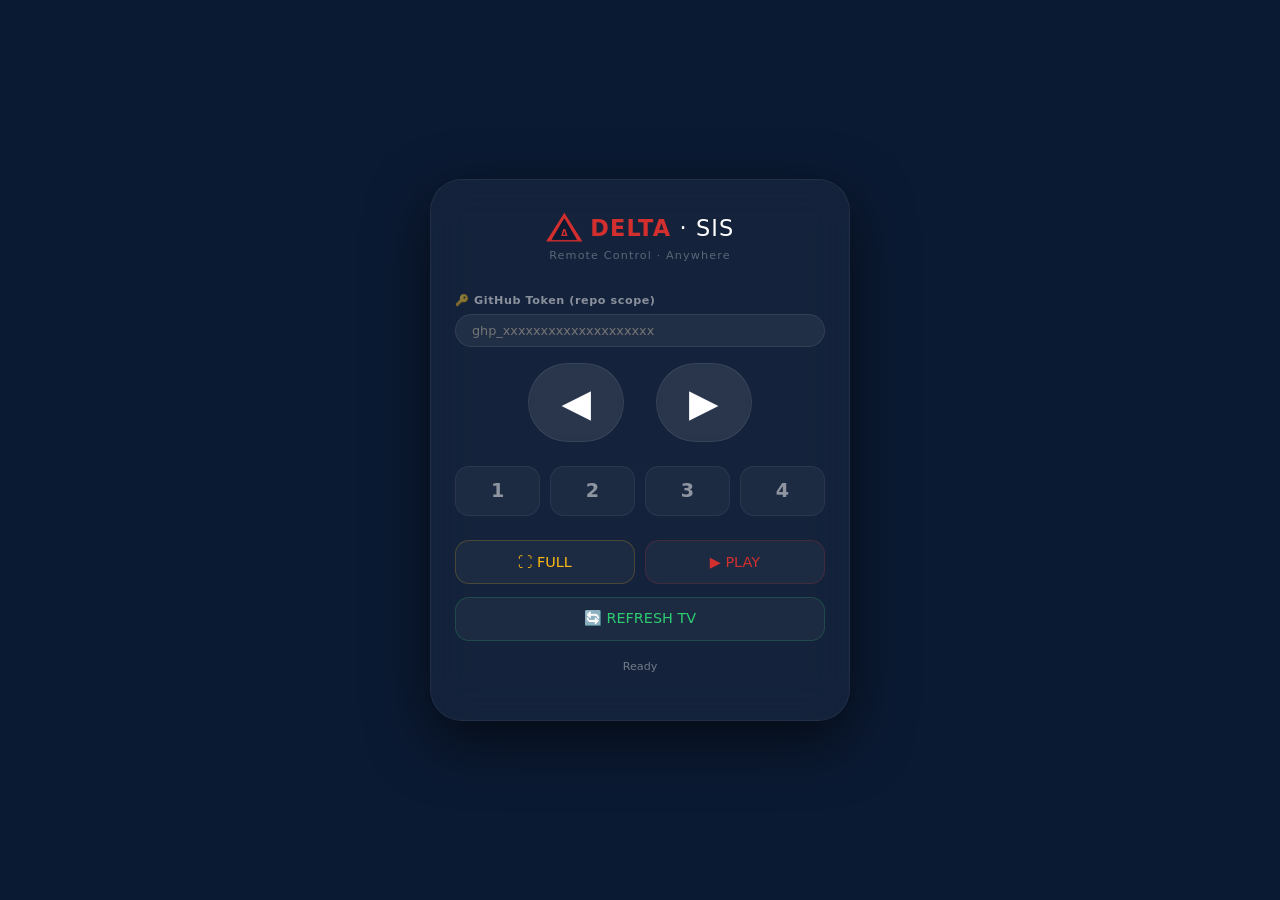
<file: remote.html>
<!DOCTYPE html>
<html lang="en">
<head>
  <meta charset="UTF-8" />
  <meta name="viewport" content="width=device-width, initial-scale=1.0, maximum-scale=1.0, user-scalable=no" />
  <title>Δ Remote · SIS</title>
  <style>
    * { margin: 0; padding: 0; box-sizing: border-box; font-family: 'Segoe UI', Roboto, system-ui, sans-serif; user-select: none; -webkit-tap-highlight-color: transparent; }
    body { background: #0b1a33; min-height: 100vh; display: flex; justify-content: center; align-items: center; padding: 1rem; }
    .remote-container { max-width: 420px; width: 100%; background: rgba(255,255,255,0.04); backdrop-filter: blur(20px); border-radius: 32px; padding: 2rem 1.5rem 2.5rem; border: 1px solid rgba(255,255,255,0.06); box-shadow: 0 20px 60px rgba(0,0,0,0.6); }
    .remote-header { text-align: center; margin-bottom: 2rem; }
    .remote-header .logo { display: flex; align-items: center; justify-content: center; gap: 0.5rem; }
    .remote-header .logo svg { height: 32px; width: auto; }
    .remote-header .logo h1 { color: #fff; font-weight: 300; font-size: 1.4rem; letter-spacing: 0.05em; }
    .remote-header .logo h1 span { font-weight: 700; color: #d32f2f; }
    .remote-header .status { color: rgba(255,255,255,0.3); font-size: 0.7rem; margin-top: 0.3rem; letter-spacing: 0.1em; }
    .token-section { margin-bottom: 1rem; display: flex; flex-direction: column; gap: 0.4rem; }
    .token-section label { color: rgba(255,255,255,0.5); font-size: 0.7rem; font-weight: 600; letter-spacing: 0.05em; }
    .token-section input { background: rgba(255,255,255,0.06); border: 1px solid rgba(255,255,255,0.08); border-radius: 30px; padding: 0.5rem 1rem; color: #fff; font-size: 0.8rem; outline: none; width: 100%; }
    .token-section input:focus { border-color: #d32f2f; }
    .nav-row { display: flex; justify-content: center; gap: 2rem; margin-bottom: 1.5rem; }
    .nav-btn { background: rgba(255,255,255,0.06); border: 1px solid rgba(255,255,255,0.08); border-radius: 60px; padding: 1rem 2rem; color: #fff; font-size: 2.4rem; font-weight: 300; cursor: pointer; transition: all 0.15s ease; min-width: 80px; display: flex; justify-content: center; align-items: center; backdrop-filter: blur(4px); touch-action: manipulation; }
    .nav-btn:active { transform: scale(0.92); background: rgba(211,47,47,0.2); border-color: rgba(211,47,47,0.3); }
    .slide-numbers { display: grid; grid-template-columns: repeat(4, 1fr); gap: 0.6rem; margin-bottom: 1.5rem; }
    .slide-number { background: rgba(255,255,255,0.04); border: 1px solid rgba(255,255,255,0.06); border-radius: 14px; padding: 0.8rem 0; color: rgba(255,255,255,0.5); font-size: 1.2rem; font-weight: 600; cursor: pointer; transition: all 0.15s ease; text-align: center; touch-action: manipulation; }
    .slide-number:active { transform: scale(0.92); background: rgba(211,47,47,0.15); border-color: rgba(211,47,47,0.3); color: #fff; }
    .action-row { display: grid; grid-template-columns: 1fr 1fr; gap: 0.6rem; margin-bottom: 0.8rem; }
    .action-btn { background: rgba(255,255,255,0.04); border: 1px solid rgba(255,255,255,0.06); border-radius: 14px; padding: 0.8rem 0.5rem; color: rgba(255,255,255,0.6); font-size: 0.9rem; font-weight: 500; cursor: pointer; transition: all 0.15s ease; text-align: center; touch-action: manipulation; display: flex; align-items: center; justify-content: center; gap: 0.4rem; }
    .action-btn:active { transform: scale(0.92); background: rgba(255,255,255,0.08); }
    .action-btn.fullscreen { border-color: rgba(253,185,19,0.2); color: #fdb913; }
    .action-btn.fullscreen:active { background: rgba(253,185,19,0.1); }
    .action-btn.refresh { border-color: rgba(46,204,113,0.2); color: #2ecc71; }
    .action-btn.refresh:active { background: rgba(46,204,113,0.1); }
    .action-btn.playpause { border-color: rgba(211,47,47,0.2); color: #d32f2f; }
    .action-btn.playpause:active { background: rgba(211,47,47,0.1); }
    .status-msg { margin-top: 0.8rem; padding: 0.4rem 0.8rem; border-radius: 6px; text-align: center; font-size: 0.7rem; color: rgba(255,255,255,0.4); }
    .status-msg.success { background: rgba(46,204,113,0.1); color: #2ecc71; }
    .status-msg.error { background: rgba(211,47,47,0.1); color: #d32f2f; }
    @media (max-width: 400px) { .remote-container { padding: 1.5rem 1rem 2rem; } .nav-btn { font-size: 2rem; padding: 0.8rem 1.2rem; min-width: 60px; } .slide-number { font-size: 1rem; padding: 0.6rem 0; } .action-btn { font-size: 0.75rem; padding: 0.6rem 0.3rem; } }
  </style>
</head>
<body>
  <div class="remote-container">
    <div class="remote-header">
      <div class="logo">
        <svg viewBox="0 0 60 50" fill="none" width="32" height="28">
          <path d="M30 2 L2 46 L58 46 L30 2Z" fill="#d32f2f" stroke="#d32f2f" stroke-width="2"/>
          <path d="M30 10 L10 44 L50 44 L30 10Z" fill="#0b1a33" stroke="#0b1a33" stroke-width="1.5"/>
          <text x="30" y="38" font-size="14" font-weight="700" fill="#d32f2f" text-anchor="middle" font-family="Segoe UI, sans-serif">Δ</text>
        </svg>
        <h1><span>DELTA</span> · SIS</h1>
      </div>
      <div class="status">Remote Control · Anywhere</div>
    </div>

    <div class="token-section">
      <label for="tokenField">🔑 GitHub Token (repo scope)</label>
      <input type="password" id="tokenField" placeholder="ghp_xxxxxxxxxxxxxxxxxxxx" />
    </div>

    <div class="nav-row">
      <button class="nav-btn" id="prevBtn">◀</button>
      <button class="nav-btn" id="nextBtn">▶</button>
    </div>

    <div class="slide-numbers">
      <button class="slide-number" data-slide="0">1</button>
      <button class="slide-number" data-slide="1">2</button>
      <button class="slide-number" data-slide="2">3</button>
      <button class="slide-number" data-slide="3">4</button>
    </div>

    <div class="action-row">
      <button class="action-btn fullscreen" id="fullscreenBtn">⛶ FULL</button>
      <button class="action-btn playpause" id="playPauseBtn">▶ PLAY</button>
    </div>
    <div class="action-row" style="grid-template-columns: 1fr;">
      <button class="action-btn refresh" id="refreshBtn">🔄 REFRESH TV</button>
    </div>

    <div class="status-msg" id="statusMsg">Ready</div>
  </div>

  <script>
    // =============================================
    // CROSS-DEVICE REMOTE – SIMPLE TEXT FILE
    // =============================================

    const REPO_OWNER = 'naasifveroni-creator';
    const REPO_NAME = 'sis-leaderboard';
    const COMMAND_FILE = 'command.txt';

    const statusMsg = document.getElementById('statusMsg');
    const tokenField = document.getElementById('tokenField');

    if (localStorage.getItem('deltaRemoteToken')) {
      tokenField.value = localStorage.getItem('deltaRemoteToken');
    }
    tokenField.addEventListener('change', function() {
      localStorage.setItem('deltaRemoteToken', this.value);
    });

    function getRepoPath() {
      return REPO_OWNER + '/' + REPO_NAME;
    }

    function showStatus(msg, type) {
      statusMsg.textContent = msg;
      statusMsg.className = 'status-msg ' + (type || '');
      if (type) {
        setTimeout(() => {
          statusMsg.className = 'status-msg';
        }, 4000);
      }
    }

    async function sendCommand(command) {
      const token = tokenField.value.trim();
      if (!token) {
        showStatus('❌ Please enter your GitHub token.', 'error');
        return;
      }

      const content = command; // plain text, no JSON

      try {
        const fileUrl = `https://api.github.com/repos/${getRepoPath()}/contents/${COMMAND_FILE}`;

        // Get current SHA
        let sha = null;
        try {
          const headRes = await fetch(fileUrl, {
            headers: { 'Authorization': `token ${token}`, 'Accept': 'application/vnd.github.v3+json' }
          });
          if (headRes.ok) {
            const fileMeta = await headRes.json();
            sha = fileMeta.sha;
          } else if (headRes.status === 404) {
            showStatus('❌ command.txt not found. Create it with "none"', 'error');
            return;
          } else {
            throw new Error('Failed to fetch file');
          }
        } catch (e) {
          showStatus('❌ Error fetching file: ' + e.message, 'error');
          return;
        }

        // Write the command
        const commitRes = await fetch(fileUrl, {
          method: 'PUT',
          headers: {
            'Authorization': `token ${token}`,
            'Content-Type': 'application/json',
            'Accept': 'application/vnd.github.v3+json'
          },
          body: JSON.stringify({
            message: `Remote command: ${command}`,
            content: btoa(unescape(encodeURIComponent(content))),
            sha: sha
          })
        });

        if (!commitRes.ok) {
          const err = await commitRes.json();
          // If SHA mismatch, retry once
          if (err.message && err.message.includes('sha')) {
            // Get the latest SHA and retry
            const retryRes = await fetch(fileUrl, {
              headers: { 'Authorization': `token ${token}`, 'Accept': 'application/vnd.github.v3+json' }
            });
            if (retryRes.ok) {
              const fileMeta = await retryRes.json();
              const retryCommit = await fetch(fileUrl, {
                method: 'PUT',
                headers: {
                  'Authorization': `token ${token}`,
                  'Content-Type': 'application/json',
                  'Accept': 'application/vnd.github.v3+json'
                },
                body: JSON.stringify({
                  message: `Remote command: ${command}`,
                  content: btoa(unescape(encodeURIComponent(content))),
                  sha: fileMeta.sha
                })
              });
              if (retryCommit.ok) {
                showStatus(`✅ Command sent: ${command}`, 'success');
                // Clear the command after 2 seconds
                setTimeout(() => clearCommand(token), 2000);
                return;
              }
            }
          }
          throw new Error(err.message || 'Commit failed');
        }

        showStatus(`✅ Command sent: ${command}`, 'success');
        // Clear the command after 2 seconds
        setTimeout(() => clearCommand(token), 2000);

      } catch (e) {
        showStatus(`❌ Error: ${e.message}`, 'error');
      }
    }

    // ---- Clear the command after execution ----
    async function clearCommand(token) {
      try {
        const fileUrl = `https://api.github.com/repos/${getRepoPath()}/contents/${COMMAND_FILE}`;
        const headRes = await fetch(fileUrl, {
          headers: { 'Authorization': `token ${token}`, 'Accept': 'application/vnd.github.v3+json' }
        });
        if (headRes.ok) {
          const fileMeta = await headRes.json();
          await fetch(fileUrl, {
            method: 'PUT',
            headers: {
              'Authorization': `token ${token}`,
              'Content-Type': 'application/json',
              'Accept': 'application/vnd.github.v3+json'
            },
            body: JSON.stringify({
              message: 'Clear command',
              content: btoa(unescape(encodeURIComponent('none'))),
              sha: fileMeta.sha
            })
          });
        }
      } catch (_) {}
    }

    // ---- Button handlers ----
    document.getElementById('prevBtn').addEventListener('click', function() {
      sendCommand('prev');
      if (navigator.vibrate) navigator.vibrate(10);
    });
    document.getElementById('nextBtn').addEventListener('click', function() {
      sendCommand('next');
      if (navigator.vibrate) navigator.vibrate(10);
    });
    document.querySelectorAll('.slide-number').forEach(function(btn) {
      btn.addEventListener('click', function() {
        const slideIndex = parseInt(this.dataset.slide);
        sendCommand('slide:' + slideIndex);
        if (navigator.vibrate) navigator.vibrate(10);
      });
    });
    document.getElementById('fullscreenBtn').addEventListener('click', function() {
      sendCommand('fullscreen');
      if (navigator.vibrate) navigator.vibrate(10);
    });

    let isPlaying = true;
    document.getElementById('playPauseBtn').addEventListener('click', function() {
      isPlaying = !isPlaying;
      this.textContent = isPlaying ? '▶ PLAY' : '⏸ PAUSE';
      sendCommand(isPlaying ? 'play' : 'pause');
      if (navigator.vibrate) navigator.vibrate(10);
    });
    document.getElementById('refreshBtn').addEventListener('click', function() {
      sendCommand('refresh');
      if (navigator.vibrate) navigator.vibrate(20);
    });

    // ---- Keyboard shortcuts ----
    document.addEventListener('keydown', function(e) {
      if (e.key === 'ArrowRight') { sendCommand('next'); e.preventDefault(); }
      if (e.key === 'ArrowLeft') { sendCommand('prev'); e.preventDefault(); }
      if (e.key === 'f') { sendCommand('fullscreen'); e.preventDefault(); }
      if (e.key === 'r') { sendCommand('refresh'); e.preventDefault(); }
      if (e.key === ' ') { document.getElementById('playPauseBtn').click(); e.preventDefault(); }
      if (e.key >= '1' && e.key <= '4') { const idx = parseInt(e.key) - 1; sendCommand('slide:' + idx); e.preventDefault(); }
    });

    console.log('🌐 Cross-device remote ready (command.txt).');
  </script>
</body>
</html>
</file>
